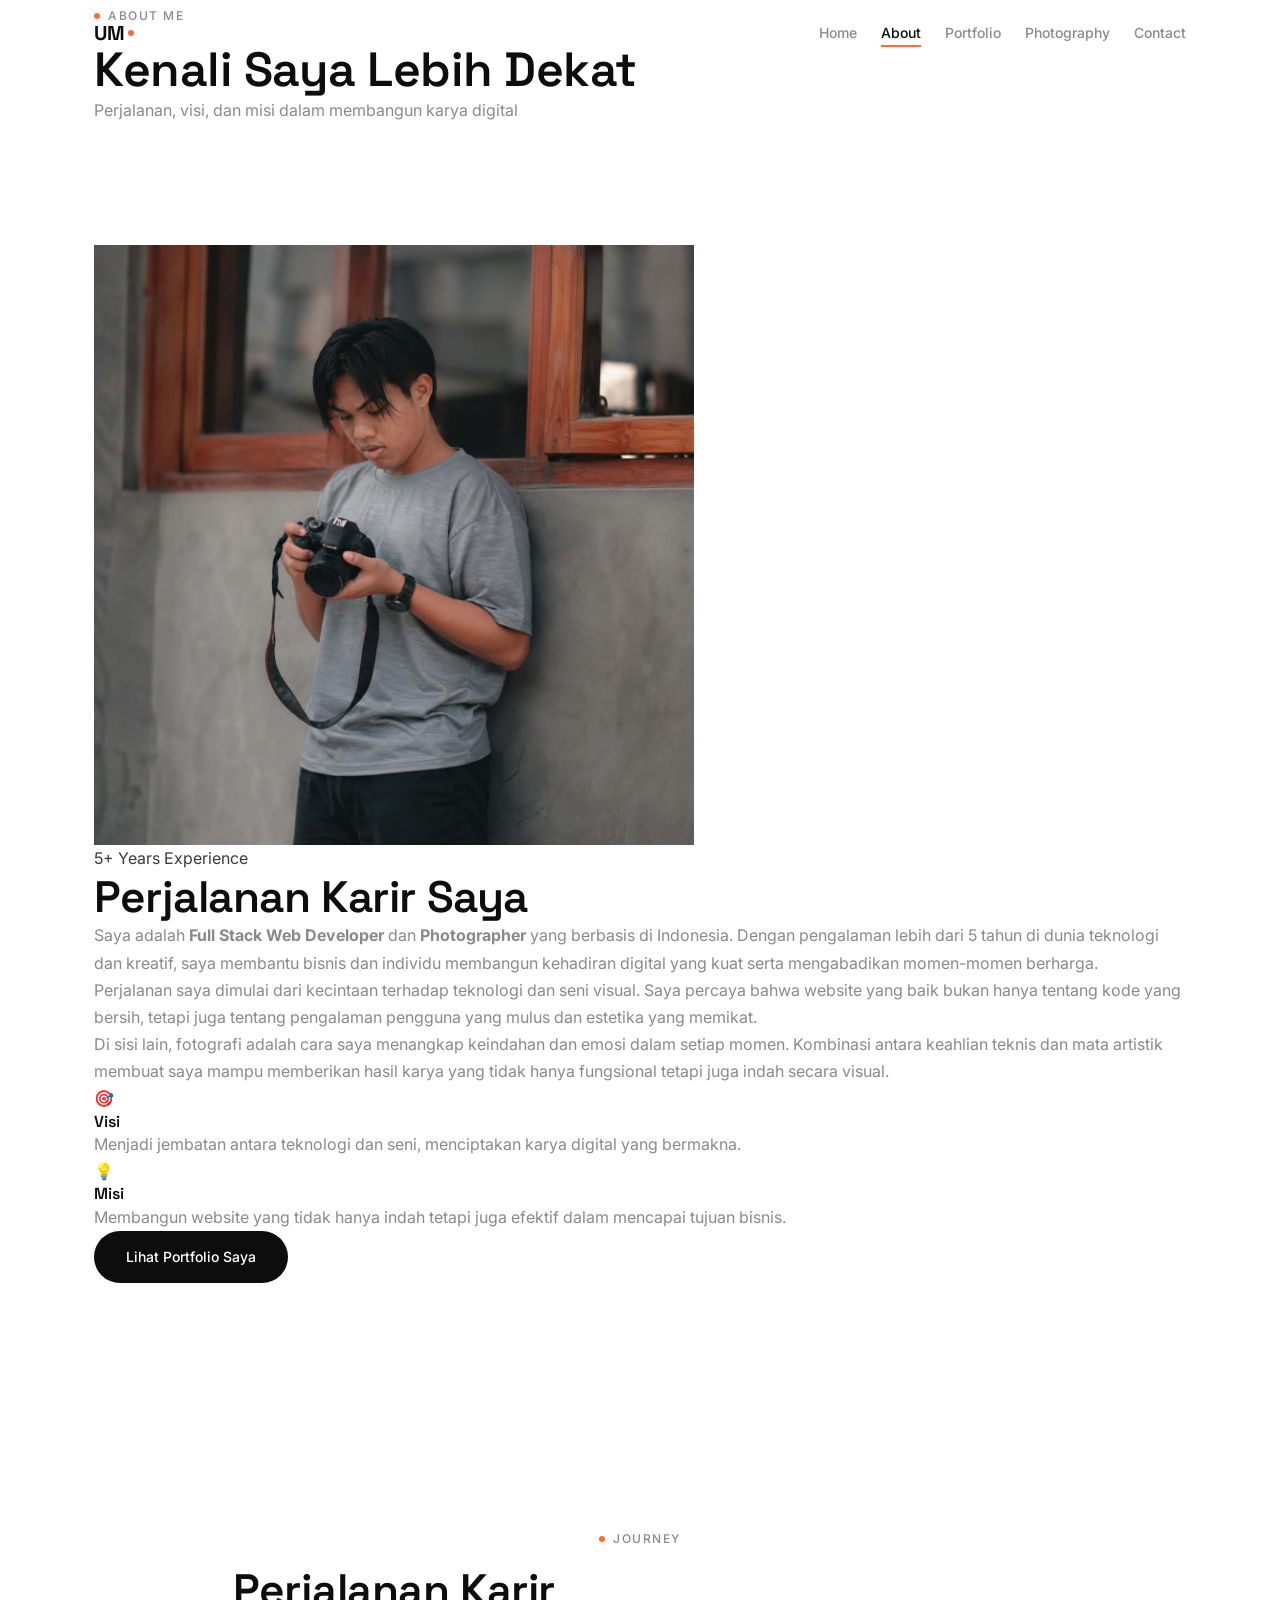
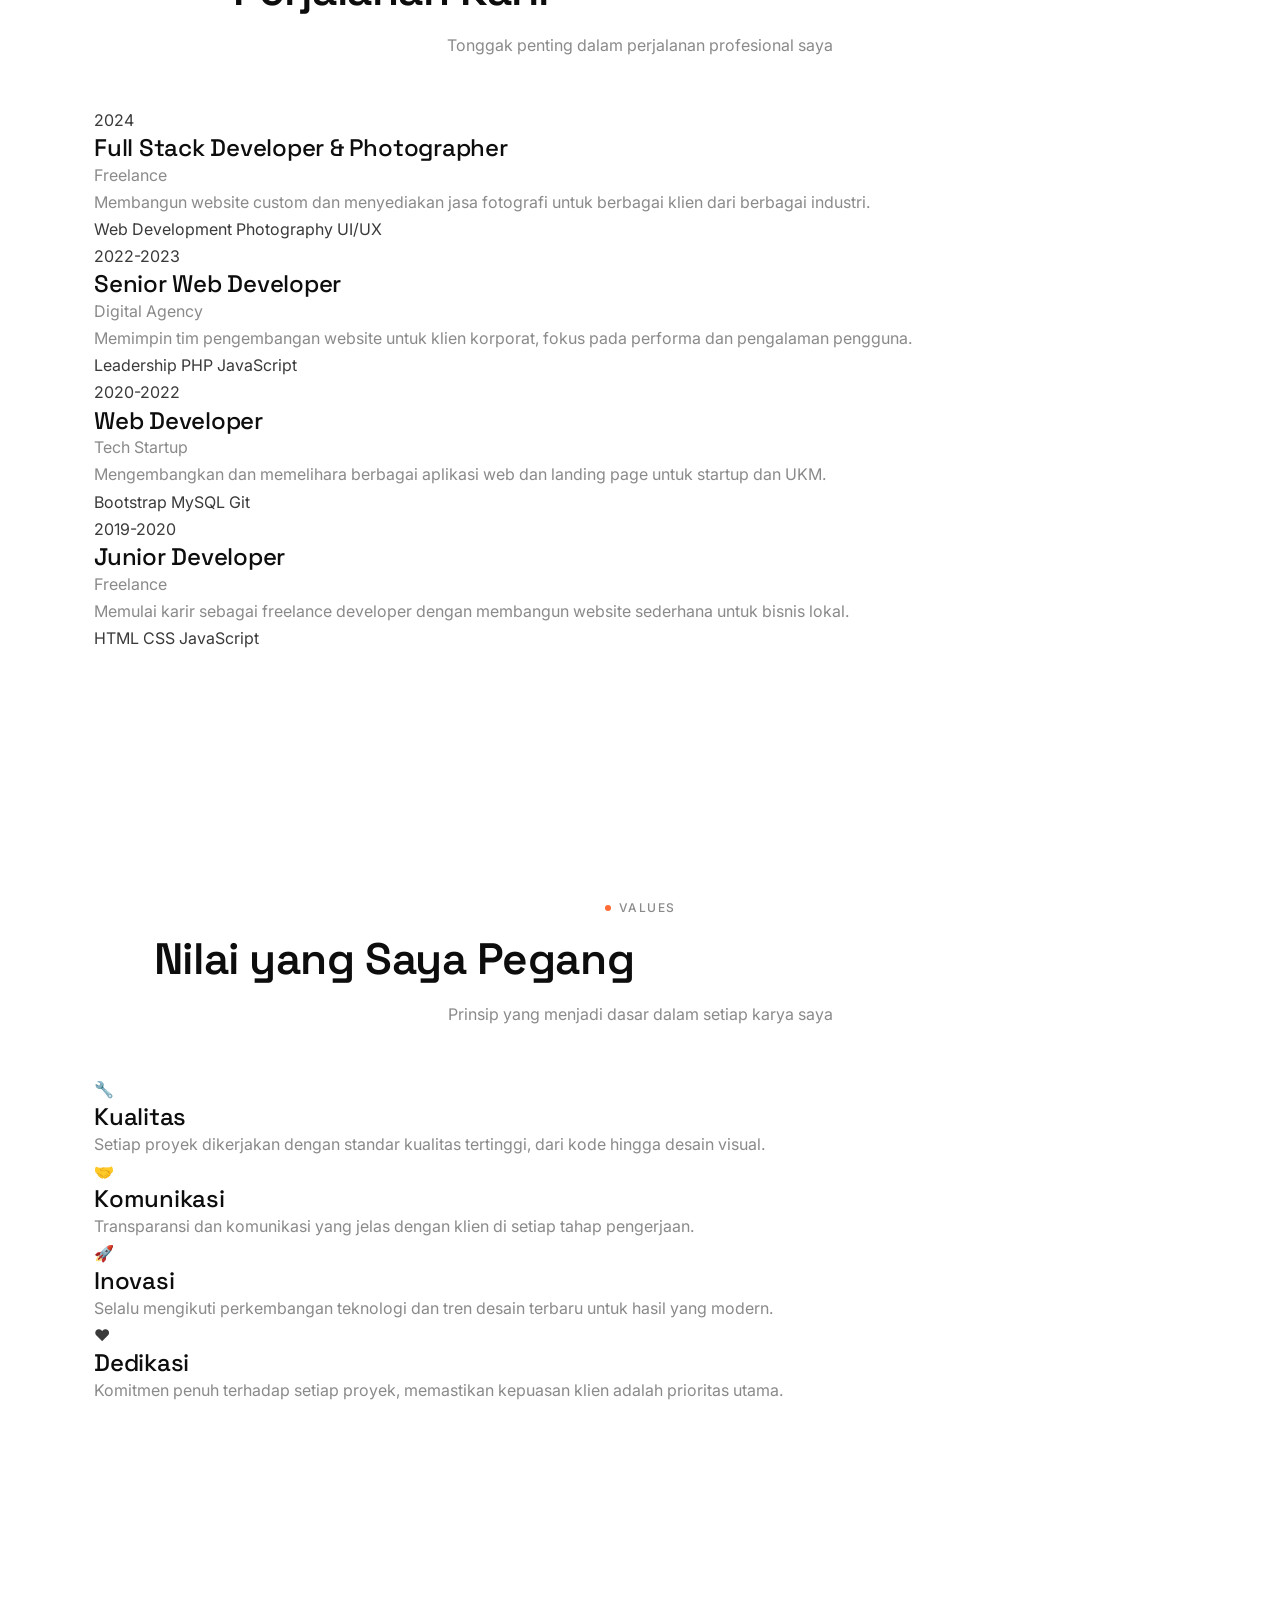
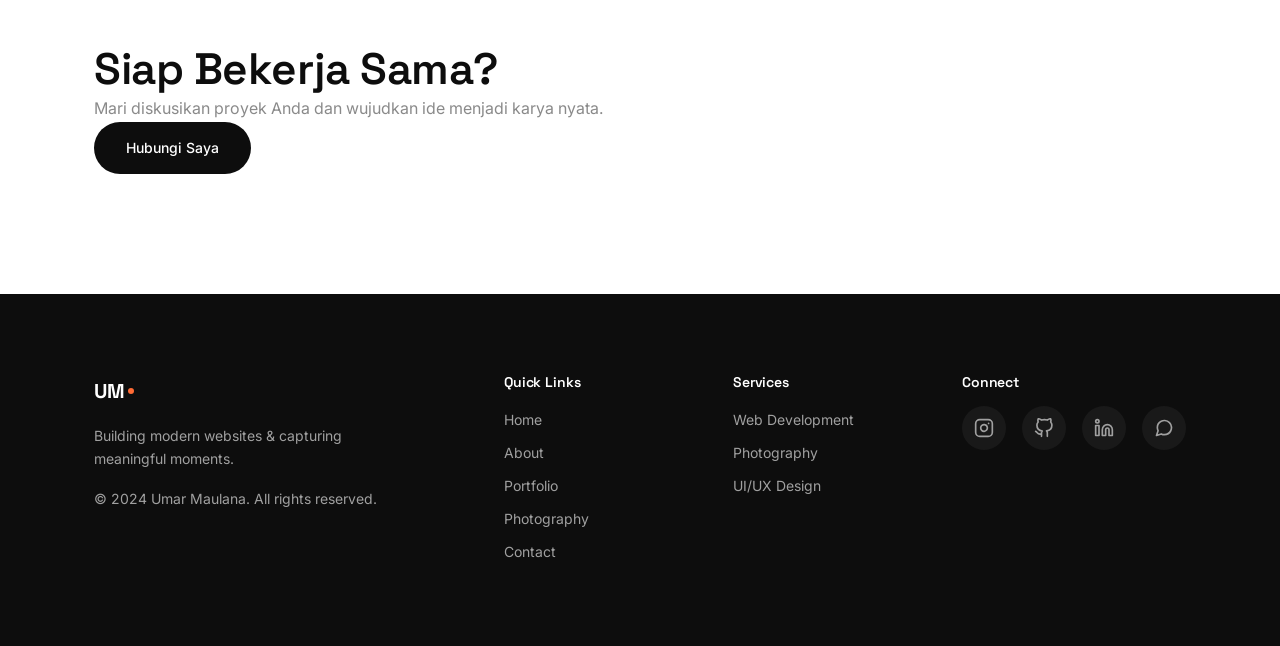
<file: about.html>
<!DOCTYPE html>
<html lang="id">
<head>
    <meta charset="UTF-8">
    <meta name="viewport" content="width=device-width, initial-scale=1.0">
    
    <!-- SEO Meta Tags -->
    <title>Tentang Umar Maulana - Full Stack Developer & Photographer</title>
    <meta name="description" content="Kenali Umar Maulana - Full Stack Web Developer & Photographer dengan pengalaman membangun website modern dan mengabadikan momen berharga.">
    <meta name="keywords" content="tentang umar maulana, web developer, photographer, portfolio, full stack">
    <meta name="author" content="Umar Maulana">
    <meta name="robots" content="index, follow">
    
    <!-- Open Graph -->
    <meta property="og:title" content="Tentang Umar Maulana - Full Stack Developer & Photographer">
    <meta property="og:description" content="Kenali perjalanan karir dan visi Umar Maulana dalam membangun website dan fotografi.">
    <meta property="og:type" content="website">
    <meta property="og:url" content="https://umarmaulana.com/about.html">
    
    <!-- Favicon -->
    <link rel="icon" type="image/svg+xml" href="assets/icons/favicon.svg">
    
    <!-- Google Fonts -->
    <link rel="preconnect" href="https://fonts.googleapis.com">
    <link rel="preconnect" href="https://fonts.gstatic.com" crossorigin>
    <link href="https://fonts.googleapis.com/css2?family=Space+Grotesk:wght@400;500;600;700&family=Inter:wght@300;400;500;600&display=swap" rel="stylesheet">
    
    <!-- Stylesheets -->
    <link rel="stylesheet" href="assets/css/style.css">
    <link rel="stylesheet" href="assets/css/animation.css">
    <link rel="stylesheet" href="assets/css/responsive.css">

    <!-- Native Cross-Document View Transitions (Chromium 126+) -->
    <meta name="view-transition" content="same-origin">
</head>
<body>
    <!-- Loading Screen -->
    <div id="loading-screen" role="status" aria-label="Loading">
        <div class="loader">
            <span></span>
            <span></span>
            <span></span>
        </div>
    </div>

    <!-- Navigation -->
    <header class="navbar" role="banner">
        <div class="container flex-between">
            <a href="index.html" class="logo" aria-label="Umar Maulana Home">
                <span class="logo-text">UM</span>
                <span class="logo-dot"></span>
            </a>
            <nav class="nav-menu" role="navigation" aria-label="Main Navigation">
                <ul class="nav-links">
                    <li><a href="index.html">Home</a></li>
                    <li><a href="about.html" class="active" aria-current="page">About</a></li>
                    <li><a href="portfolio.html">Portfolio</a></li>
                    <li><a href="photography.html">Photography</a></li>
                    <li><a href="contact.html">Contact</a></li>
                </ul>
            </nav>
            <button class="hamburger" aria-label="Toggle Menu" aria-expanded="false">
                <span></span>
                <span></span>
                <span></span>
            </button>
        </div>
    </header>

    <main id="page-content">

    <!-- Page Header -->
    <section class="page-header">
        <div class="container">
            <div class="page-header-content fade-in">
                <span class="section-label">About Me</span>
                <h1>Kenali Saya Lebih Dekat</h1>
                <p class="page-subtitle">Perjalanan, visi, dan misi dalam membangun karya digital</p>
            </div>
        </div>
    </section>

    <!-- About Story -->
    <section class="section about-story">
        <div class="container">
            <div class="about-story-grid">
                <div class="about-story-image fade-in">
                    <img 
                        src="assets/img/umar about.jpeg" 
                        alt="Umar Maulana - Full Stack Developer & Photographer"
                        loading="lazy"
                        width="600"
                        height="700"
                    >
                    <div class="about-experience-badge">
                        <span class="badge-number">5+</span>
                        <span class="badge-label">Years Experience</span>
                    </div>
                </div>
                <div class="about-story-content fade-in">
                    <h2>Perjalanan Karir Saya</h2>
                    <p class="lead-text">
                        Saya adalah <strong>Full Stack Web Developer</strong> dan <strong>Photographer</strong> 
                        yang berbasis di Indonesia. Dengan pengalaman lebih dari 5 tahun di dunia teknologi 
                        dan kreatif, saya membantu bisnis dan individu membangun kehadiran digital yang kuat 
                        serta mengabadikan momen-momen berharga.
                    </p>
                    <p>
                        Perjalanan saya dimulai dari kecintaan terhadap teknologi dan seni visual. 
                        Saya percaya bahwa website yang baik bukan hanya tentang kode yang bersih, 
                        tetapi juga tentang pengalaman pengguna yang mulus dan estetika yang memikat.
                    </p>
                    <p>
                        Di sisi lain, fotografi adalah cara saya menangkap keindahan dan emosi 
                        dalam setiap momen. Kombinasi antara keahlian teknis dan mata artistik 
                        membuat saya mampu memberikan hasil karya yang tidak hanya fungsional 
                        tetapi juga indah secara visual.
                    </p>
                    
                    <div class="about-mission">
                        <div class="mission-item">
                            <div class="mission-icon">🎯</div>
                            <div>
                                <h4>Visi</h4>
                                <p>Menjadi jembatan antara teknologi dan seni, menciptakan karya digital yang bermakna.</p>
                            </div>
                        </div>
                        <div class="mission-item">
                            <div class="mission-icon">💡</div>
                            <div>
                                <h4>Misi</h4>
                                <p>Membangun website yang tidak hanya indah tetapi juga efektif dalam mencapai tujuan bisnis.</p>
                            </div>
                        </div>
                    </div>

                    <a href="portfolio.html" class="btn-primary">Lihat Portfolio Saya</a>
                </div>
            </div>
        </div>
    </section>

    <!-- Journey Timeline -->
    <section class="section journey">
        <div class="container">
            <div class="section-header text-center fade-in">
                <span class="section-label">Journey</span>
                <h2>Perjalanan Karir</h2>
                <p class="section-subtitle">Tonggak penting dalam perjalanan profesional saya</p>
            </div>
            <div class="journey-timeline">
                <div class="journey-item fade-in">
                    <div class="journey-year">2024</div>
                    <div class="journey-content">
                        <h3>Full Stack Developer & Photographer</h3>
                        <p class="journey-company">Freelance</p>
                        <p>Membangun website custom dan menyediakan jasa fotografi untuk berbagai klien dari berbagai industri.</p>
                        <div class="journey-tags">
                            <span>Web Development</span>
                            <span>Photography</span>
                            <span>UI/UX</span>
                        </div>
                    </div>
                </div>

                <div class="journey-item fade-in">
                    <div class="journey-year">2022-2023</div>
                    <div class="journey-content">
                        <h3>Senior Web Developer</h3>
                        <p class="journey-company">Digital Agency</p>
                        <p>Memimpin tim pengembangan website untuk klien korporat, fokus pada performa dan pengalaman pengguna.</p>
                        <div class="journey-tags">
                            <span>Leadership</span>
                            <span>PHP</span>
                            <span>JavaScript</span>
                        </div>
                    </div>
                </div>

                <div class="journey-item fade-in">
                    <div class="journey-year">2020-2022</div>
                    <div class="journey-content">
                        <h3>Web Developer</h3>
                        <p class="journey-company">Tech Startup</p>
                        <p>Mengembangkan dan memelihara berbagai aplikasi web dan landing page untuk startup dan UKM.</p>
                        <div class="journey-tags">
                            <span>Bootstrap</span>
                            <span>MySQL</span>
                            <span>Git</span>
                        </div>
                    </div>
                </div>

                <div class="journey-item fade-in">
                    <div class="journey-year">2019-2020</div>
                    <div class="journey-content">
                        <h3>Junior Developer</h3>
                        <p class="journey-company">Freelance</p>
                        <p>Memulai karir sebagai freelance developer dengan membangun website sederhana untuk bisnis lokal.</p>
                        <div class="journey-tags">
                            <span>HTML</span>
                            <span>CSS</span>
                            <span>JavaScript</span>
                        </div>
                    </div>
                </div>
            </div>
        </div>
    </section>

    <!-- Values -->
    <section class="section values">
        <div class="container">
            <div class="section-header text-center fade-in">
                <span class="section-label">Values</span>
                <h2>Nilai yang Saya Pegang</h2>
                <p class="section-subtitle">Prinsip yang menjadi dasar dalam setiap karya saya</p>
            </div>
            <div class="values-grid">
                <div class="value-card fade-in">
                    <div class="value-icon">🔧</div>
                    <h3>Kualitas</h3>
                    <p>Setiap proyek dikerjakan dengan standar kualitas tertinggi, dari kode hingga desain visual.</p>
                </div>
                <div class="value-card fade-in">
                    <div class="value-icon">🤝</div>
                    <h3>Komunikasi</h3>
                    <p>Transparansi dan komunikasi yang jelas dengan klien di setiap tahap pengerjaan.</p>
                </div>
                <div class="value-card fade-in">
                    <div class="value-icon">🚀</div>
                    <h3>Inovasi</h3>
                    <p>Selalu mengikuti perkembangan teknologi dan tren desain terbaru untuk hasil yang modern.</p>
                </div>
                <div class="value-card fade-in">
                    <div class="value-icon">❤️</div>
                    <h3>Dedikasi</h3>
                    <p>Komitmen penuh terhadap setiap proyek, memastikan kepuasan klien adalah prioritas utama.</p>
                </div>
            </div>
        </div>
    </section>

    <!-- CTA Section -->
    <section class="section cta-section">
        <div class="container">
            <div class="cta-wrapper fade-in">
                <h2>Siap Bekerja Sama?</h2>
                <p>Mari diskusikan proyek Anda dan wujudkan ide menjadi karya nyata.</p>
                <a href="contact.html" class="btn-primary">Hubungi Saya</a>
            </div>
        </div>
    </section>

    </main>

    <!-- Footer -->
    <footer class="footer" role="contentinfo">
        <div class="container">
            <div class="footer-grid">
                <div class="footer-brand">
                    <a href="index.html" class="logo">
                        <span class="logo-text">UM</span>
                        <span class="logo-dot"></span>
                    </a>
                    <p>Building modern websites &amp; capturing meaningful moments.</p>
                    <p class="footer-copyright">&copy; 2024 Umar Maulana. All rights reserved.</p>
                </div>
                <div class="footer-links">
                    <h4>Quick Links</h4>
                    <ul>
                        <li><a href="index.html">Home</a></li>
                        <li><a href="about.html">About</a></li>
                        <li><a href="portfolio.html">Portfolio</a></li>
                        <li><a href="photography.html">Photography</a></li>
                        <li><a href="contact.html">Contact</a></li>
                    </ul>
                </div>
                <div class="footer-links">
                    <h4>Services</h4>
                    <ul>
                        <li><a href="portfolio.html">Web Development</a></li>
                        <li><a href="photography.html">Photography</a></li>
                        <li><a href="portfolio.html">UI/UX Design</a></li>
                    </ul>
                </div>
                <div class="footer-social">
                    <h4>Connect</h4>
                    <div class="social-links">
                        <a href="#" target="_blank" rel="noopener noreferrer" aria-label="Instagram">
                            <svg width="20" height="20" viewBox="0 0 24 24" fill="none" stroke="currentColor" stroke-width="2" stroke-linecap="round" stroke-linejoin="round">
                                <rect x="2" y="2" width="20" height="20" rx="5" ry="5"/>
                                <path d="M16 11.37A4 4 0 1 1 12.63 8 4 4 0 0 1 16 11.37z"/>
                                <line x1="17.5" y1="6.5" x2="17.51" y2="6.5"/>
                            </svg>
                        </a>
                        <a href="#" target="_blank" rel="noopener noreferrer" aria-label="GitHub">
                            <svg width="20" height="20" viewBox="0 0 24 24" fill="none" stroke="currentColor" stroke-width="2" stroke-linecap="round" stroke-linejoin="round">
                                <path d="M9 19c-5 1.5-5-2.5-7-3m14 6v-3.87a3.37 3.37 0 0 0-.94-2.61c3.14-.35 6.44-1.54 6.44-7A5.44 5.44 0 0 0 20 4.77 5.07 5.07 0 0 0 19.91 1S18.73.65 16 2.48a13.38 13.38 0 0 0-7 0C6.27.65 5.09 1 5.09 1A5.07 5.07 0 0 0 5 4.77a5.44 5.44 0 0 0-1.5 3.78c0 5.42 3.3 6.61 6.44 7A3.37 3.37 0 0 0 9 18.13V22"/>
                            </svg>
                        </a>
                        <a href="#" target="_blank" rel="noopener noreferrer" aria-label="LinkedIn">
                            <svg width="20" height="20" viewBox="0 0 24 24" fill="none" stroke="currentColor" stroke-width="2" stroke-linecap="round" stroke-linejoin="round">
                                <path d="M16 8a6 6 0 0 1 6 6v7h-4v-7a2 2 0 0 0-2-2 2 2 0 0 0-2 2v7h-4v-7a6 6 0 0 1 6-6z"/>
                                <rect x="2" y="9" width="4" height="12"/>
                                <circle cx="4" cy="4" r="2"/>
                            </svg>
                        </a>
                        <a href="#" target="_blank" rel="noopener noreferrer" aria-label="WhatsApp">
                            <svg width="20" height="20" viewBox="0 0 24 24" fill="none" stroke="currentColor" stroke-width="2" stroke-linecap="round" stroke-linejoin="round">
                                <path d="M21 11.5a8.38 8.38 0 0 1-.9 3.8 8.5 8.5 0 0 1-7.6 4.7 8.38 8.38 0 0 1-3.8-.9L3 21l1.9-5.7a8.38 8.38 0 0 1-.9-3.8 8.5 8.5 0 0 1 4.7-7.6 8.38 8.38 0 0 1 3.8-.9h.5a8.48 8.48 0 0 1 8 8v.5z"/>
                            </svg>
                        </a>
                    </div>
                </div>
            </div>
        </div>
    </footer>

    <!-- Back to Top -->
    <button id="backToTop" aria-label="Back to top">↑</button>

    <!-- JavaScript -->
    <script src="assets/js/main.js" defer></script>
    <script src="assets/js/animation.js" defer></script>
</body>
</html>
</file>
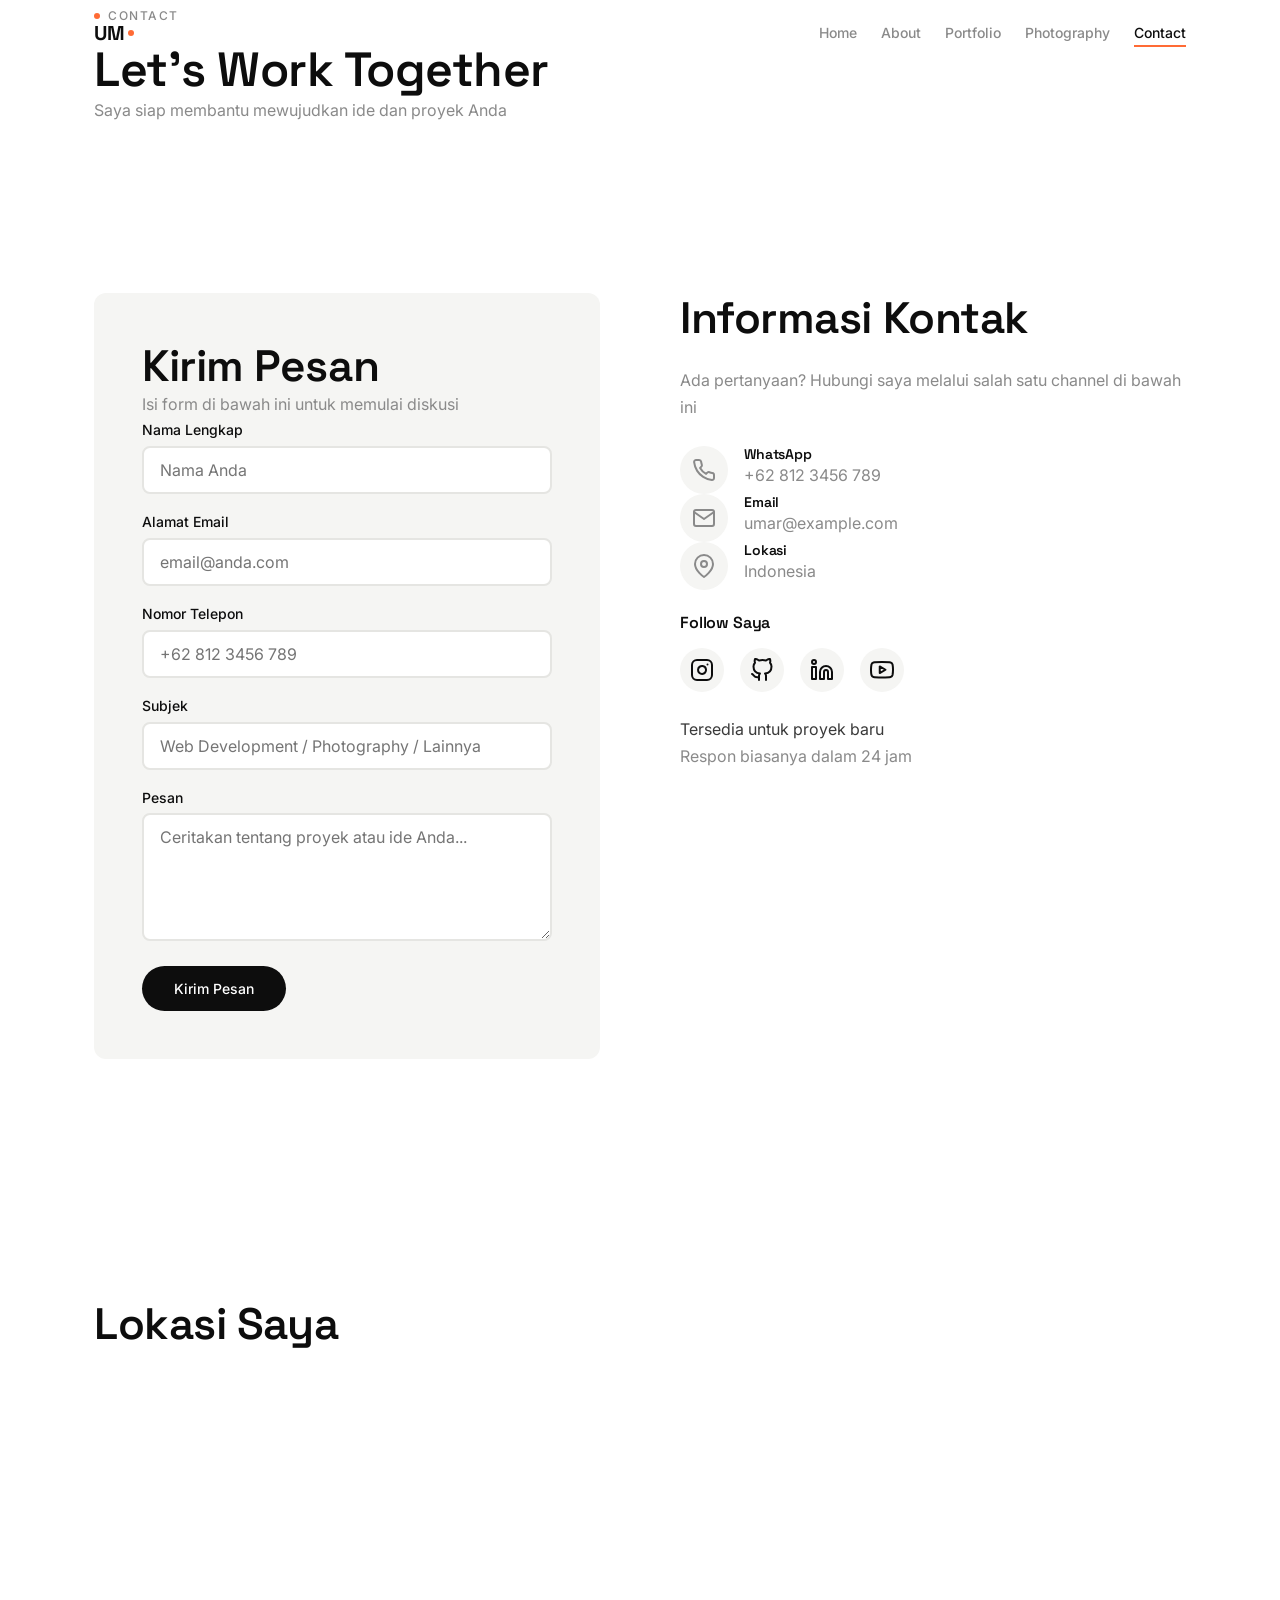
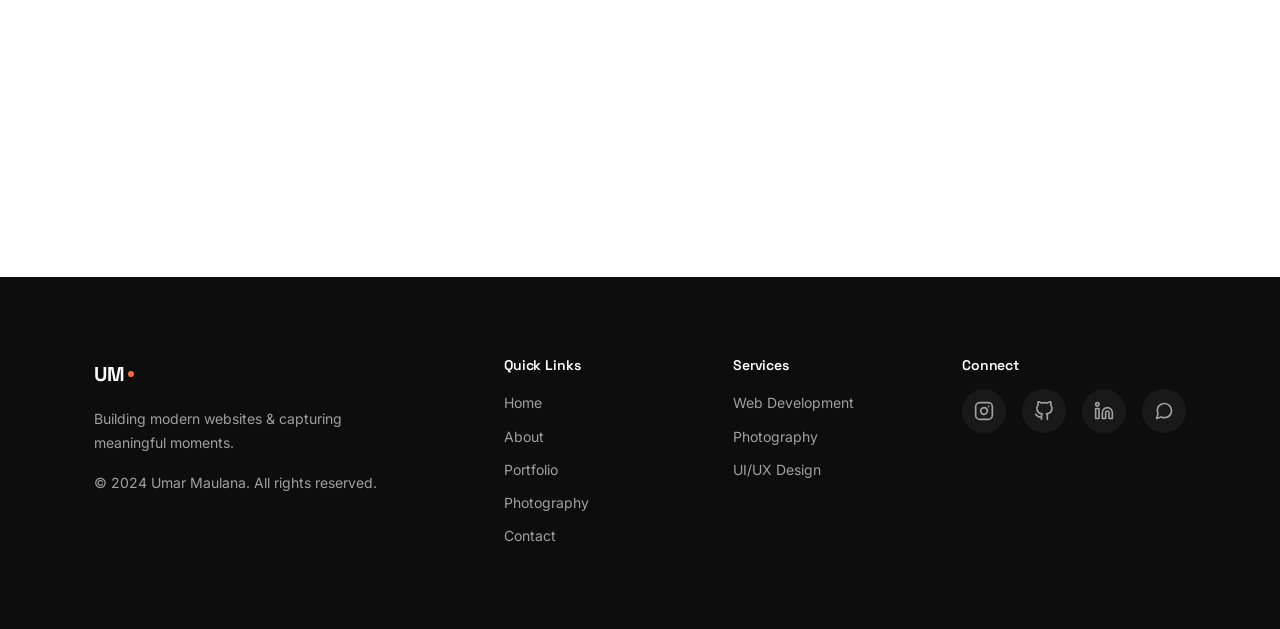
<file: contact.html>
<!DOCTYPE html>
<html lang="id">
<head>
    <meta charset="UTF-8">
    <meta name="viewport" content="width=device-width, initial-scale=1.0">
    
    <!-- SEO Meta Tags -->
    <title>Contact - Hubungi Umar Maulana</title>
    <meta name="description" content="Hubungi Umar Maulana untuk konsultasi web development, fotografi, atau kolaborasi proyek.">
    <meta name="keywords" content="contact umar maulana, hubungi, web development, fotografi, konsultasi">
    <meta name="author" content="Umar Maulana">
    <meta name="robots" content="index, follow">
    
    <!-- Open Graph -->
    <meta property="og:title" content="Contact - Hubungi Umar Maulana">
    <meta property="og:description" content="Hubungi saya untuk diskusi proyek web development, fotografi, atau kolaborasi kreatif.">
    <meta property="og:type" content="website">
    <meta property="og:url" content="https://umarmaulana.com/contact.html">
    
    <!-- Favicon -->
    <link rel="icon" type="image/svg+xml" href="assets/icons/favicon.svg">
    
    <!-- Google Fonts -->
    <link rel="preconnect" href="https://fonts.googleapis.com">
    <link rel="preconnect" href="https://fonts.gstatic.com" crossorigin>
    <link href="https://fonts.googleapis.com/css2?family=Space+Grotesk:wght@400;500;600;700&family=Inter:wght@300;400;500;600&display=swap" rel="stylesheet">
    
    <!-- Stylesheets -->
    <link rel="stylesheet" href="assets/css/style.css">
    <link rel="stylesheet" href="assets/css/animation.css">
    <link rel="stylesheet" href="assets/css/responsive.css">

    <!-- Native Cross-Document View Transitions (Chromium 126+) -->
    <meta name="view-transition" content="same-origin">
</head>
<body>
    <!-- Loading Screen -->
    <div id="loading-screen" role="status" aria-label="Loading">
        <div class="loader">
            <span></span>
            <span></span>
            <span></span>
        </div>
    </div>

    <!-- Navigation -->
    <header class="navbar" role="banner">
        <div class="container flex-between">
            <a href="index.html" class="logo" aria-label="Umar Maulana Home">
                <span class="logo-text">UM</span>
                <span class="logo-dot"></span>
            </a>
            <nav class="nav-menu" role="navigation" aria-label="Main Navigation">
                <ul class="nav-links">
                    <li><a href="index.html">Home</a></li>
                    <li><a href="about.html">About</a></li>
                    <li><a href="portfolio.html">Portfolio</a></li>
                    <li><a href="photography.html">Photography</a></li>
                    <li><a href="contact.html" class="active" aria-current="page">Contact</a></li>
                </ul>
            </nav>
            <button class="hamburger" aria-label="Toggle Menu" aria-expanded="false">
                <span></span>
                <span></span>
                <span></span>
            </button>
        </div>
    </header>

    <main id="page-content">

    <!-- Page Header -->
    <section class="page-header contact-header">
        <div class="container">
            <div class="page-header-content fade-in">
                <span class="section-label">Contact</span>
                <h1>Let's Work Together</h1>
                <p class="page-subtitle">Saya siap membantu mewujudkan ide dan proyek Anda</p>
            </div>
        </div>
    </section>

    <!-- Contact Section -->
    <section class="section contact-page">
        <div class="container">
            <div class="contact-wrapper">
                <div class="contact-form fade-in">
                    <h2>Kirim Pesan</h2>
                    <p class="form-subtitle">Isi form di bawah ini untuk memulai diskusi</p>
                    <form id="contactForm" novalidate>
                        <div class="form-group">
                            <label for="name">Nama Lengkap</label>
                            <input type="text" id="name" name="name" placeholder="Nama Anda" required>
                            <span class="form-error">Mohon masukkan nama Anda</span>
                        </div>
                        <div class="form-group">
                            <label for="email">Alamat Email</label>
                            <input type="email" id="email" name="email" placeholder="email@anda.com" required>
                            <span class="form-error">Mohon masukkan email yang valid</span>
                        </div>
                        <div class="form-group">
                            <label for="phone">Nomor Telepon</label>
                            <input type="tel" id="phone" name="phone" placeholder="+62 812 3456 789">
                        </div>
                        <div class="form-group">
                            <label for="subject">Subjek</label>
                            <input type="text" id="subject" name="subject" placeholder="Web Development / Photography / Lainnya">
                        </div>
                        <div class="form-group">
                            <label for="message">Pesan</label>
                            <textarea id="message" name="message" rows="5" placeholder="Ceritakan tentang proyek atau ide Anda..." required></textarea>
                            <span class="form-error">Mohon masukkan pesan Anda</span>
                        </div>
                        <button type="submit" class="btn-primary">Kirim Pesan</button>
                    </form>
                </div>
                <div class="contact-info fade-in">
                    <h2>Informasi Kontak</h2>
                    <p class="contact-subtitle">Ada pertanyaan? Hubungi saya melalui salah satu channel di bawah ini</p>
                    
                    <div class="contact-info-items">
                        <div class="contact-info-item">
                            <span class="contact-icon">
                                <svg width="24" height="24" viewBox="0 0 24 24" fill="none" stroke="currentColor" stroke-width="2" stroke-linecap="round" stroke-linejoin="round">
                                    <path d="M22 16.92v3a2 2 0 0 1-2.18 2 19.79 19.79 0 0 1-8.63-3.07 19.5 19.5 0 0 1-6-6 19.79 19.79 0 0 1-3.07-8.67A2 2 0 0 1 4.11 2h3a2 2 0 0 1 2 1.72c.127.96.362 1.903.7 2.81a2 2 0 0 1-.45 2.11L8.09 9.91a16 16 0 0 0 6 6l1.27-1.27a2 2 0 0 1 2.11-.45c.907.339 1.85.574 2.81.7A2 2 0 0 1 22 16.92z"/>
                                </svg>
                            </span>
                            <div>
                                <h4>WhatsApp</h4>
                                <a href="https://wa.me/628123456789" target="_blank">+62 812 3456 789</a>
                            </div>
                        </div>
                        <div class="contact-info-item">
                            <span class="contact-icon">
                                <svg width="24" height="24" viewBox="0 0 24 24" fill="none" stroke="currentColor" stroke-width="2" stroke-linecap="round" stroke-linejoin="round">
                                    <path d="M4 4h16c1.1 0 2 .9 2 2v12c0 1.1-.9 2-2 2H4c-1.1 0-2-.9-2-2V6c0-1.1.9-2 2-2z"/>
                                    <polyline points="22,6 12,13 2,6"/>
                                </svg>
                            </span>
                            <div>
                                <h4>Email</h4>
                                <a href="mailto:umar@example.com">umar@example.com</a>
                            </div>
                        </div>
                        <div class="contact-info-item">
                            <span class="contact-icon">
                                <svg width="24" height="24" viewBox="0 0 24 24" fill="none" stroke="currentColor" stroke-width="2" stroke-linecap="round" stroke-linejoin="round">
                                    <path d="M21 10c0 7-9 13-9 13s-9-6-9-13a9 9 0 0 1 18 0z"/>
                                    <circle cx="12" cy="10" r="3"/>
                                </svg>
                            </span>
                            <div>
                                <h4>Lokasi</h4>
                                <span>Indonesia</span>
                            </div>
                        </div>
                    </div>

                    <div class="contact-social">
                        <h4>Follow Saya</h4>
                        <div class="social-links">
                            <a href="#" target="_blank" rel="noopener noreferrer" aria-label="Instagram">
                                <svg width="24" height="24" viewBox="0 0 24 24" fill="none" stroke="currentColor" stroke-width="2" stroke-linecap="round" stroke-linejoin="round">
                                    <rect x="2" y="2" width="20" height="20" rx="5" ry="5"/>
                                    <path d="M16 11.37A4 4 0 1 1 12.63 8 4 4 0 0 1 16 11.37z"/>
                                    <line x1="17.5" y1="6.5" x2="17.51" y2="6.5"/>
                                </svg>
                            </a>
                            <a href="#" target="_blank" rel="noopener noreferrer" aria-label="GitHub">
                                <svg width="24" height="24" viewBox="0 0 24 24" fill="none" stroke="currentColor" stroke-width="2" stroke-linecap="round" stroke-linejoin="round">
                                    <path d="M9 19c-5 1.5-5-2.5-7-3m14 6v-3.87a3.37 3.37 0 0 0-.94-2.61c3.14-.35 6.44-1.54 6.44-7A5.44 5.44 0 0 0 20 4.77 5.07 5.07 0 0 0 19.91 1S18.73.65 16 2.48a13.38 13.38 0 0 0-7 0C6.27.65 5.09 1 5.09 1A5.07 5.07 0 0 0 5 4.77a5.44 5.44 0 0 0-1.5 3.78c0 5.42 3.3 6.61 6.44 7A3.37 3.37 0 0 0 9 18.13V22"/>
                                </svg>
                            </a>
                            <a href="#" target="_blank" rel="noopener noreferrer" aria-label="LinkedIn">
                                <svg width="24" height="24" viewBox="0 0 24 24" fill="none" stroke="currentColor" stroke-width="2" stroke-linecap="round" stroke-linejoin="round">
                                    <path d="M16 8a6 6 0 0 1 6 6v7h-4v-7a2 2 0 0 0-2-2 2 2 0 0 0-2 2v7h-4v-7a6 6 0 0 1 6-6z"/>
                                    <rect x="2" y="9" width="4" height="12"/>
                                    <circle cx="4" cy="4" r="2"/>
                                </svg>
                            </a>
                            <a href="#" target="_blank" rel="noopener noreferrer" aria-label="YouTube">
                                <svg width="24" height="24" viewBox="0 0 24 24" fill="none" stroke="currentColor" stroke-width="2" stroke-linecap="round" stroke-linejoin="round">
                                    <path d="M22.54 6.42a2.78 2.78 0 0 0-1.94-2C18.88 4 12 4 12 4s-6.88 0-8.6.46a2.78 2.78 0 0 0-1.94 2A29 29 0 0 0 1 11.75a29 29 0 0 0 .46 5.33A2.78 2.78 0 0 0 3.4 19c1.72.46 8.6.46 8.6.46s6.88 0 8.6-.46a2.78 2.78 0 0 0 1.94-2 29 29 0 0 0 .46-5.25 29 29 0 0 0-.46-5.33z"/>
                                    <polygon points="9.75 15.02 15.5 11.75 9.75 8.48 9.75 15.02"/>
                                </svg>
                            </a>
                        </div>
                    </div>

                    <div class="contact-availability">
                        <div class="availability-badge">
                            <span class="badge-dot"></span>
                            <span>Tersedia untuk proyek baru</span>
                        </div>
                        <p>Respon biasanya dalam 24 jam</p>
                    </div>
                </div>
            </div>
        </div>
    </section>

    <!-- Map / Location -->
    <section class="section location">
        <div class="container">
            <div class="location-wrapper fade-in">
                <h2>Lokasi Saya</h2>
                <div class="location-map">
                    <iframe 
                        src="https://www.google.com/maps/embed?pb=!1m18!1m12!1m3!1d126748.56210841032!2d106.822789!3d-6.21462!2m3!1f0!2f0!3f0!3m2!1i1024!2i768!4f13.1!3m3!1m2!1s0x2e69f3e945e34b9d%3A0x5371bf0fdad786a2!2sJakarta%2C%20Indonesia!5e0!3m2!1sen!2sus!4v1640000000000" 
                        width="100%" 
                        height="400" 
                        style="border:0; border-radius: 12px;" 
                        allowfullscreen="" 
                        loading="lazy"
                        title="Lokasi Umar Maulana"
                        referrerpolicy="no-referrer-when-downgrade">
                    </iframe>
                </div>
            </div>
        </div>
    </section>

    </main>

    <!-- Footer -->
    <footer class="footer" role="contentinfo">
        <div class="container">
            <div class="footer-grid">
                <div class="footer-brand">
                    <a href="index.html" class="logo">
                        <span class="logo-text">UM</span>
                        <span class="logo-dot"></span>
                    </a>
                    <p>Building modern websites &amp; capturing meaningful moments.</p>
                    <p class="footer-copyright">&copy; 2024 Umar Maulana. All rights reserved.</p>
                </div>
                <div class="footer-links">
                    <h4>Quick Links</h4>
                    <ul>
                        <li><a href="index.html">Home</a></li>
                        <li><a href="about.html">About</a></li>
                        <li><a href="portfolio.html">Portfolio</a></li>
                        <li><a href="photography.html">Photography</a></li>
                        <li><a href="contact.html">Contact</a></li>
                    </ul>
                </div>
                <div class="footer-links">
                    <h4>Services</h4>
                    <ul>
                        <li><a href="portfolio.html">Web Development</a></li>
                        <li><a href="photography.html">Photography</a></li>
                        <li><a href="portfolio.html">UI/UX Design</a></li>
                    </ul>
                </div>
                <div class="footer-social">
                    <h4>Connect</h4>
                    <div class="social-links">
                        <a href="#" target="_blank" rel="noopener noreferrer" aria-label="Instagram">
                            <svg width="20" height="20" viewBox="0 0 24 24" fill="none" stroke="currentColor" stroke-width="2" stroke-linecap="round" stroke-linejoin="round">
                                <rect x="2" y="2" width="20" height="20" rx="5" ry="5"/>
                                <path d="M16 11.37A4 4 0 1 1 12.63 8 4 4 0 0 1 16 11.37z"/>
                                <line x1="17.5" y1="6.5" x2="17.51" y2="6.5"/>
                            </svg>
                        </a>
                        <a href="#" target="_blank" rel="noopener noreferrer" aria-label="GitHub">
                            <svg width="20" height="20" viewBox="0 0 24 24" fill="none" stroke="currentColor" stroke-width="2" stroke-linecap="round" stroke-linejoin="round">
                                <path d="M9 19c-5 1.5-5-2.5-7-3m14 6v-3.87a3.37 3.37 0 0 0-.94-2.61c3.14-.35 6.44-1.54 6.44-7A5.44 5.44 0 0 0 20 4.77 5.07 5.07 0 0 0 19.91 1S18.73.65 16 2.48a13.38 13.38 0 0 0-7 0C6.27.65 5.09 1 5.09 1A5.07 5.07 0 0 0 5 4.77a5.44 5.44 0 0 0-1.5 3.78c0 5.42 3.3 6.61 6.44 7A3.37 3.37 0 0 0 9 18.13V22"/>
                            </svg>
                        </a>
                        <a href="#" target="_blank" rel="noopener noreferrer" aria-label="LinkedIn">
                            <svg width="20" height="20" viewBox="0 0 24 24" fill="none" stroke="currentColor" stroke-width="2" stroke-linecap="round" stroke-linejoin="round">
                                <path d="M16 8a6 6 0 0 1 6 6v7h-4v-7a2 2 0 0 0-2-2 2 2 0 0 0-2 2v7h-4v-7a6 6 0 0 1 6-6z"/>
                                <rect x="2" y="9" width="4" height="12"/>
                                <circle cx="4" cy="4" r="2"/>
                            </svg>
                        </a>
                        <a href="#" target="_blank" rel="noopener noreferrer" aria-label="WhatsApp">
                            <svg width="20" height="20" viewBox="0 0 24 24" fill="none" stroke="currentColor" stroke-width="2" stroke-linecap="round" stroke-linejoin="round">
                                <path d="M21 11.5a8.38 8.38 0 0 1-.9 3.8 8.5 8.5 0 0 1-7.6 4.7 8.38 8.38 0 0 1-3.8-.9L3 21l1.9-5.7a8.38 8.38 0 0 1-.9-3.8 8.5 8.5 0 0 1 4.7-7.6 8.38 8.38 0 0 1 3.8-.9h.5a8.48 8.48 0 0 1 8 8v.5z"/>
                            </svg>
                        </a>
                    </div>
                </div>
            </div>
        </div>
    </footer>

    <!-- Back to Top -->
    <button id="backToTop" aria-label="Back to top">↑</button>

    <!-- JavaScript -->
    <script src="assets/js/main.js" defer></script>
    <script src="assets/js/animation.js" defer></script>
    
    <!-- Contact Form Handler -->
    <script>
        document.addEventListener('DOMContentLoaded', function() {
            const form = document.getElementById('contactForm');
            
            if (form) {
                form.addEventListener('submit', function(e) {
                    e.preventDefault();
                    
                    // Get form data
                    const name = document.getElementById('name').value.trim();
                    const email = document.getElementById('email').value.trim();
                    const subject = document.getElementById('subject').value.trim();
                    const message = document.getElementById('message').value.trim();
                    
                    // Simple validation
                    let isValid = true;
                    
                    if (!name) {
                        document.getElementById('name').closest('.form-group').classList.add('error');
                        isValid = false;
                    } else {
                        document.getElementById('name').closest('.form-group').classList.remove('error');
                    }
                    
                    if (!email || !email.includes('@')) {
                        document.getElementById('email').closest('.form-group').classList.add('error');
                        isValid = false;
                    } else {
                        document.getElementById('email').closest('.form-group').classList.remove('error');
                    }
                    
                    if (!message) {
                        document.getElementById('message').closest('.form-group').classList.add('error');
                        isValid = false;
                    } else {
                        document.getElementById('message').closest('.form-group').classList.remove('error');
                    }
                    
                    if (isValid) {
                        // Show success message
                        const submitBtn = form.querySelector('button[type="submit"]');
                        const originalText = submitBtn.textContent;
                        submitBtn.textContent = 'Mengirim...';
                        submitBtn.disabled = true;
                        
                        // Simulate sending
                        setTimeout(function() {
                            alert('Terima kasih! Pesan Anda telah terkirim. Saya akan menghubungi Anda segera.');
                            form.reset();
                            submitBtn.textContent = originalText;
                            submitBtn.disabled = false;
                        }, 1500);
                    }
                });
            }
        });
    </script>
</body>
</html>
</file>
<file: assets/css/style.css>
/* ==========================================================================
   PORTFOLIO UMAR MAULANA - MAIN STYLESHEET
   Struktur: Variables -> Reset -> Typography -> Layout -> Components -> Sections
   ========================================================================== */

/* --------------------------------------------------------------------------
   1. CSS VARIABLES (DESIGN TOKENS)
   -------------------------------------------------------------------------- */
:root {
  /* Warna dasar */
  --color-black: #0D0D0D;
  --color-white: #FFFFFF;
  --color-gray-light: #F5F5F3;
  --color-gray: #8A8A8A;
  --color-gray-dark: #3A3A3A;
  --color-border: #E5E5E2;

  /* Warna aksen */
  --color-accent: #FF6B35;
  --color-accent-hover: #E85A28;

  /* Warna khusus dark section (hero, services) */
  --color-dark-bg: #0D0D0D;
  --color-dark-text: #FFFFFF;
  --color-dark-text-secondary: #A0A0A0;
  --color-dark-border: #2A2A2A;

  /* Tipografi */
  --font-heading: 'Space Grotesk', sans-serif;
  --font-body: 'Inter', sans-serif;

  --fs-hero: clamp(2.5rem, 5vw + 1rem, 4.5rem);
  --fs-h1: clamp(2rem, 4vw + 1rem, 3rem);
  --fs-h2: clamp(1.75rem, 3vw + 1rem, 2.75rem);
  --fs-h3: clamp(1.25rem, 2vw + 0.5rem, 1.5rem);
  --fs-body: 1rem;
  --fs-small: 0.875rem;
  --fs-label: 0.75rem;

  /* Spacing scale */
  --space-xs: 8px;
  --space-sm: 16px;
  --space-md: 24px;
  --space-lg: 48px;
  --space-xl: 80px;
  --space-2xl: 120px;

  /* Border radius */
  --radius-sm: 4px;
  --radius-md: 8px;
  --radius-lg: 12px;
  --radius-full: 999px;

  /* Transisi */
  --transition-fast: 0.2s ease;
  --transition-base: 0.35s ease;
  --transition-slow: 0.6s cubic-bezier(0.4, 0, 0.2, 1);

  /* Container */
  --container-max: 1320px;
  --container-padding: 24px;

  /* Shadow (dipakai sangat minim, sesuai konsep minimalis) */
  --shadow-sm: 0 2px 8px rgba(13, 13, 13, 0.04);
  --shadow-md: 0 8px 24px rgba(13, 13, 13, 0.08);
}

/* --------------------------------------------------------------------------
   2. RESET & BASE
   -------------------------------------------------------------------------- */
*,
*::before,
*::after {
  margin: 0;
  padding: 0;
  box-sizing: border-box;
}

html {
  scroll-behavior: smooth;
  font-size: 16px;
}

body {
  font-family: var(--font-body);
  font-size: var(--fs-body);
  line-height: 1.7;
  color: var(--color-gray-dark);
  background-color: var(--color-white);
  overflow-x: hidden;
  -webkit-font-smoothing: antialiased;
}

img {
  max-width: 100%;
  height: auto;
  display: block;
}

a {
  text-decoration: none;
  color: inherit;
}

ul,
ol {
  list-style: none;
}

button {
  font-family: inherit;
  cursor: pointer;
  border: none;
  background: none;
}

input,
textarea,
select {
  font-family: inherit;
  font-size: inherit;
}

/* --------------------------------------------------------------------------
   3. TYPOGRAPHY
   -------------------------------------------------------------------------- */
h1, h2, h3, h4, h5, h6 {
  font-family: var(--font-heading);
  font-weight: 600;
  line-height: 1.15;
  color: var(--color-black);
  letter-spacing: -0.01em;
}

h1 { font-size: var(--fs-h1); }
h2 { font-size: var(--fs-h2); }
h3 { font-size: var(--fs-h3); font-weight: 500; }

p {
  color: var(--color-gray);
}

.text-hero {
  font-size: var(--fs-hero);
  font-family: var(--font-heading);
  font-weight: 600;
  line-height: 1.05;
  letter-spacing: -0.02em;
  color: var(--color-black);
}

.section-label {
  display: inline-flex;
  align-items: center;
  gap: 8px;
  font-family: var(--font-body);
  font-size: var(--fs-label);
  font-weight: 500;
  letter-spacing: 1.5px;
  text-transform: uppercase;
  color: var(--color-gray);
  margin-bottom: var(--space-sm);
}

.section-label::before {
  content: '';
  width: 6px;
  height: 6px;
  border-radius: 50%;
  background-color: var(--color-accent);
  display: inline-block;
}

.text-secondary {
  color: var(--color-gray);
}

.text-accent {
  color: var(--color-accent);
}

.text-white {
  color: var(--color-white);
}

.text-center {
  text-align: center;
}

.section-subtitle {
  color: var(--color-gray);
  font-size: var(--fs-body);
  max-width: 600px;
  margin-top: var(--space-sm);
}

.text-center .section-subtitle {
  margin-left: auto;
  margin-right: auto;
}

/* --------------------------------------------------------------------------
   4. LAYOUT / CONTAINER / GRID
   -------------------------------------------------------------------------- */
.container {
  width: 100%;
  max-width: var(--container-max);
  margin-inline: auto;
  padding-inline: var(--container-padding);
}

.section {
  padding-block: var(--space-2xl);
}

.section-dark {
  background-color: var(--color-dark-bg);
  color: var(--color-dark-text);
}

.section-dark h1,
.section-dark h2,
.section-dark h3 {
  color: var(--color-dark-text);
}

.section-dark p {
  color: var(--color-dark-text-secondary);
}

.grid {
  display: grid;
  gap: var(--space-md);
}

.grid-2 { grid-template-columns: repeat(2, 1fr); }
.grid-3 { grid-template-columns: repeat(3, 1fr); }
.grid-4 { grid-template-columns: repeat(4, 1fr); }

.flex {
  display: flex;
}

.flex-center {
  display: flex;
  align-items: center;
  justify-content: center;
}

.flex-between {
  display: flex;
  align-items: center;
  justify-content: space-between;
}

/* --------------------------------------------------------------------------
   5. UTILITIES
   -------------------------------------------------------------------------- */
.mt-sm { margin-top: var(--space-sm); }
.mt-md { margin-top: var(--space-md); }
.mt-lg { margin-top: var(--space-lg); }
.mt-xl { margin-top: var(--space-xl); }

.mb-sm { margin-bottom: var(--space-sm); }
.mb-md { margin-bottom: var(--space-md); }
.mb-lg { margin-bottom: var(--space-lg); }
.mb-xl { margin-bottom: var(--space-xl); }

.visually-hidden {
  position: absolute;
  width: 1px;
  height: 1px;
  padding: 0;
  margin: -1px;
  overflow: hidden;
  clip: rect(0, 0, 0, 0);
  white-space: nowrap;
  border: 0;
}

/* Fade in animation dasar, dipicu via JS (tambah class .is-visible) */
.fade-in {
  opacity: 0;
  transform: translateY(24px);
  transition: opacity var(--transition-slow), transform var(--transition-slow);
}

.fade-in.is-visible {
  opacity: 1;
  transform: translateY(0);
}

/* Lazy load placeholder */
img[loading="lazy"] {
  background-color: var(--color-gray-light);
}

/* ==========================================================================
   COMPONENTS
   ========================================================================== */

/* --------------------------------------------------------------------------
   6. BUTTONS
   -------------------------------------------------------------------------- */
.btn-primary {
  display: inline-flex;
  align-items: center;
  justify-content: center;
  padding: 14px 32px;
  background-color: var(--color-black);
  color: var(--color-white);
  font-family: var(--font-body);
  font-size: var(--fs-small);
  font-weight: 500;
  border-radius: var(--radius-full);
  transition: var(--transition-base);
  cursor: pointer;
  border: none;
  text-align: center;
}

.btn-primary:hover {
  background-color: var(--color-accent);
  transform: translateY(-2px);
  box-shadow: 0 8px 24px rgba(255, 107, 53, 0.25);
}

.btn-primary:active {
  transform: translateY(0);
}

.btn-outline {
  display: inline-flex;
  align-items: center;
  justify-content: center;
  padding: 12px 30px;
  background-color: transparent;
  color: var(--color-black);
  font-family: var(--font-body);
  font-size: var(--fs-small);
  font-weight: 500;
  border: 2px solid var(--color-black);
  border-radius: var(--radius-full);
  transition: var(--transition-base);
  cursor: pointer;
  text-align: center;
}

.btn-outline:hover {
  background-color: var(--color-black);
  color: var(--color-white);
  transform: translateY(-2px);
}

.btn-outline:active {
  transform: translateY(0);
}

/* --------------------------------------------------------------------------
   7. NAVBAR
   -------------------------------------------------------------------------- */
.navbar {
  position: fixed;
  top: 0;
  left: 0;
  right: 0;
  z-index: 1000;
  padding-block: var(--space-sm);
  background-color: transparent;
  transition: var(--transition-base);
}

.navbar.scrolled {
  background-color: rgba(255, 255, 255, 0.95);
  backdrop-filter: blur(12px);
  box-shadow: 0 1px 0 rgba(13, 13, 13, 0.04);
  padding-block: 12px;
}

.navbar .container {
  display: flex;
  align-items: center;
  justify-content: space-between;
}

/* Logo */
.logo {
  display: flex;
  align-items: center;
  gap: 4px;
  font-family: var(--font-heading);
  font-weight: 700;
  font-size: 1.25rem;
  color: var(--color-black);
}

.logo-text {
  letter-spacing: -0.02em;
}

.logo-dot {
  width: 6px;
  height: 6px;
  border-radius: 50%;
  background-color: var(--color-accent);
  display: inline-block;
  transition: var(--transition-base);
}

.logo:hover .logo-dot {
  transform: scale(1.5);
}

/* Nav Links */
.nav-links {
  display: flex;
  align-items: center;
  gap: var(--space-md);
}

.nav-links a {
  font-size: var(--fs-small);
  font-weight: 500;
  color: var(--color-gray);
  transition: var(--transition-fast);
  position: relative;
  padding-block: 4px;
}

.nav-links a::after {
  content: '';
  position: absolute;
  bottom: -2px;
  left: 0;
  width: 0;
  height: 2px;
  background-color: var(--color-accent);
  transition: var(--transition-fast);
}

.nav-links a:hover {
  color: var(--color-black);
}

.nav-links a:hover::after,
.nav-links a.active::after {
  width: 100%;
}

.nav-links a.active {
  color: var(--color-black);
}

/* Hamburger */
.hamburger {
  display: none;
  flex-direction: column;
  gap: 5px;
  padding: 4px;
  cursor: pointer;
}

.hamburger span {
  display: block;
  width: 24px;
  height: 2px;
  background-color: var(--color-black);
  transition: var(--transition-fast);
  transform-origin: center;
}

.hamburger.active span:nth-child(1) {
  transform: rotate(45deg) translate(5px, 5px);
}

.hamburger.active span:nth-child(2) {
  opacity: 0;
}

.hamburger.active span:nth-child(3) {
  transform: rotate(-45deg) translate(5px, -5px);
}

/* --------------------------------------------------------------------------
   8. HERO SECTION
   -------------------------------------------------------------------------- */
.hero {
  min-height: 100vh;
  display: flex;
  align-items: center;
  padding-top: 80px;
  background-color: var(--color-white);
  position: relative;
  overflow: hidden;
}

.hero-wrapper {
  display: grid;
  grid-template-columns: 1fr 1fr;
  gap: var(--space-xl);
  align-items: center;
  min-height: calc(100vh - 160px);
}

.hero-content {
  display: flex;
  flex-direction: column;
  gap: var(--space-sm);
}

.hero-greeting {
  font-size: var(--fs-small);
  font-weight: 500;
  color: var(--color-gray);
  letter-spacing: 2px;
  text-transform: uppercase;
}

.hero-title {
  font-size: var(--fs-hero);
  font-family: var(--font-heading);
  font-weight: 700;
  line-height: 1.05;
  color: var(--color-black);
  letter-spacing: -0.02em;
}

.hero-typing {
  font-size: var(--fs-h2);
  font-family: var(--font-heading);
  font-weight: 500;
  color: var(--color-black);
  display: flex;
  align-items: center;
  gap: 2px;
}

.typing-text {
  color: var(--color-accent);
}

.typing-cursor {
  color: var(--color-accent);
  animation: blink 0.8s step-end infinite;
}

@keyframes blink {
  0%, 100% { opacity: 1; }
  50% { opacity: 0; }
}

.hero-description {
  font-size: var(--fs-body);
  color: var(--color-gray);
  max-width: 480px;
  margin-top: var(--space-xs);
}

.hero-actions {
  display: flex;
  gap: var(--space-sm);
  margin-top: var(--space-sm);
}

.hero-image {
  display: flex;
  justify-content: center;
  align-items: center;
}

.hero-image-wrapper {
  position: relative;
  width: 100%;
  max-width: 480px;
  aspect-ratio: 1;
  border-radius: var(--radius-lg);
  overflow: hidden;
  background-color: var(--color-gray-light);
}

.hero-image-wrapper img {
  width: 100%;
  height: 100%;
  object-fit: cover;
}

.hero-image-badge {
  position: absolute;
  bottom: var(--space-md);
  left: var(--space-md);
  display: flex;
  align-items: center;
  gap: 8px;
  padding: 8px 16px;
  background-color: rgba(255, 255, 255, 0.95);
  backdrop-filter: blur(8px);
  border-radius: var(--radius-full);
  font-size: var(--fs-small);
  font-weight: 500;
  color: var(--color-black);
  box-shadow: var(--shadow-sm);
}

.badge-dot {
  width: 8px;
  height: 8px;
  border-radius: 50%;
  background-color: #22C55E;
  animation: pulse-dot 2s ease-in-out infinite;
}

@keyframes pulse-dot {
  0%, 100% { opacity: 1; transform: scale(1); }
  50% { opacity: 0.5; transform: scale(0.8); }
}

.hero-scroll {
  position: absolute;
  bottom: var(--space-md);
  left: 50%;
  transform: translateX(-50%);
  display: flex;
  flex-direction: column;
  align-items: center;
  gap: 4px;
  font-size: var(--fs-label);
  font-weight: 500;
  letter-spacing: 1px;
  color: var(--color-gray);
}

.scroll-line {
  width: 1px;
  height: 32px;
  background: linear-gradient(to bottom, var(--color-gray), transparent);
  display: block;
}

/* --------------------------------------------------------------------------
   9. ABOUT SECTION
   -------------------------------------------------------------------------- */
.about {
  background-color: var(--color-gray-light);
}

.section-header {
  margin-bottom: var(--space-lg);
}

.section-header h2 {
  max-width: 600px;
}

.text-center .section-header h2 {
  margin-left: auto;
  margin-right: auto;
}

.about-grid {
  display: grid;
  grid-template-columns: 1fr 1fr;
  gap: var(--space-xl);
  align-items: center;
}

.about-text {
  color: var(--color-gray-dark);
  margin-bottom: var(--space-sm);
}

.about-text strong {
  color: var(--color-black);
}

.about-stats {
  display: flex;
  gap: var(--space-lg);
  margin-block: var(--space-md);
}

.stat-item .stat-number {
  font-family: var(--font-heading);
  font-size: var(--fs-h2);
  font-weight: 700;
  color: var(--color-black);
  display: block;
}

.stat-item .stat-label {
  font-size: var(--fs-small);
  color: var(--color-gray);
}

.about-image {
  border-radius: var(--radius-lg);
  overflow: hidden;
  background-color: var(--color-gray-light);
}

.about-image img {
  width: 100%;
  height: auto;
  object-fit: cover;
}

/* --------------------------------------------------------------------------
   10. STATS SECTION
   -------------------------------------------------------------------------- */
.stats {
  background-color: var(--color-black);
  color: var(--color-white);
}

.stats .stat-number {
  font-family: var(--font-heading);
  font-size: clamp(2.5rem, 4vw + 1rem, 4rem);
  font-weight: 700;
  color: var(--color-white);
  display: block;
  line-height: 1;
}

.stats .stat-label {
  font-size: var(--fs-body);
  font-weight: 500;
  color: var(--color-dark-text-secondary);
  margin-top: var(--space-xs);
}

.stats .stat-desc {
  font-size: var(--fs-small);
  color: var(--color-dark-text-secondary);
  margin-top: 4px;
}

.stats-grid {
  display: grid;
  grid-template-columns: repeat(4, 1fr);
  gap: var(--space-lg);
  text-align: center;
}

/* --------------------------------------------------------------------------
   11. SERVICES SECTION
   -------------------------------------------------------------------------- */
.services {
  background-color: var(--color-white);
}

.services-grid {
  display: grid;
  grid-template-columns: repeat(3, 1fr);
  gap: var(--space-lg);
  margin-top: var(--space-lg);
}

.service-card {
  padding: var(--space-lg);
  background-color: var(--color-white);
  border: 1px solid var(--color-border);
  border-radius: var(--radius-lg);
  transition: var(--transition-base);
}

.service-card:hover {
  transform: translateY(-8px);
  box-shadow: var(--shadow-md);
  border-color: var(--color-accent);
}

.service-icon {
  display: inline-flex;
  align-items: center;
  justify-content: center;
  width: 64px;
  height: 64px;
  border-radius: var(--radius-md);
  background-color: var(--color-gray-light);
  color: var(--color-black);
  margin-bottom: var(--space-sm);
  transition: var(--transition-base);
}

.service-card:hover .service-icon {
  background-color: var(--color-accent);
  color: var(--color-white);
}

.service-card h3 {
  margin-bottom: var(--space-xs);
}

.service-card p {
  font-size: var(--fs-small);
  margin-bottom: var(--space-sm);
}

.service-features {
  display: flex;
  flex-wrap: wrap;
  gap: 6px;
}

.service-features li {
  font-size: var(--fs-label);
  font-weight: 500;
  color: var(--color-gray);
  background-color: var(--color-gray-light);
  padding: 4px 12px;
  border-radius: var(--radius-full);
}

/* --------------------------------------------------------------------------
   12. PORTFOLIO SECTION
   -------------------------------------------------------------------------- */
.portfolio {
  background-color: var(--color-gray-light);
}

.portfolio-filter {
  display: flex;
  gap: var(--space-sm);
  margin-bottom: var(--space-lg);
  flex-wrap: wrap;
}

.filter-btn {
  padding: 8px 20px;
  font-size: var(--fs-small);
  font-weight: 500;
  color: var(--color-gray);
  border-radius: var(--radius-full);
  transition: var(--transition-fast);
}

.filter-btn:hover {
  color: var(--color-black);
}

.filter-btn.active {
  background-color: var(--color-black);
  color: var(--color-white);
}

.portfolio-grid {
  display: grid;
  grid-template-columns: repeat(3, 1fr);
  gap: var(--space-md);
}

.portfolio-item {
  border-radius: var(--radius-lg);
  overflow: hidden;
  background-color: var(--color-white);
  transition: var(--transition-base);
}

.portfolio-item:hover {
  transform: translateY(-4px);
  box-shadow: var(--shadow-md);
}

.portfolio-thumbnail {
  position: relative;
  overflow: hidden;
  aspect-ratio: 3/2;
  background-color: var(--color-gray-light);
}

.portfolio-thumbnail img {
  width: 100%;
  height: 100%;
  object-fit: cover;
  transition: var(--transition-slow);
}

.portfolio-item:hover .portfolio-thumbnail img {
  transform: scale(1.05);
}

.portfolio-overlay {
  position: absolute;
  inset: 0;
  background: rgba(13, 13, 13, 0.6);
  backdrop-filter: blur(4px);
  display: flex;
  align-items: center;
  justify-content: center;
  opacity: 0;
  transition: var(--transition-base);
}

.portfolio-item:hover .portfolio-overlay {
  opacity: 1;
}

.portfolio-actions {
  display: flex;
  gap: var(--space-sm);
}

.view-project {
  padding: 10px 24px;
  background-color: var(--color-white);
  color: var(--color-black);
  font-weight: 500;
  font-size: var(--fs-small);
  border-radius: var(--radius-full);
  transition: var(--transition-base);
}

.view-project:hover {
  background-color: var(--color-accent);
  color: var(--color-white);
}

.portfolio-info {
  padding: var(--space-sm);
}

.portfolio-info h3 {
  font-size: var(--fs-body);
  margin-bottom: 4px;
}

.portfolio-info p {
  font-size: var(--fs-small);
  color: var(--color-gray);
  margin-bottom: var(--space-xs);
}

.portfolio-tags {
  display: flex;
  flex-wrap: wrap;
  gap: 4px;
}

.portfolio-tags span {
  font-size: var(--fs-label);
  color: var(--color-gray);
  background-color: var(--color-gray-light);
  padding: 2px 10px;
  border-radius: var(--radius-full);
}

.portfolio-cta {
  margin-top: var(--space-lg);
}

/* --------------------------------------------------------------------------
   13. PHOTOGRAPHY SECTION
   -------------------------------------------------------------------------- */
.photography {
  background-color: var(--color-white);
}

.photo-categories {
  display: flex;
  gap: var(--space-sm);
  margin-bottom: var(--space-lg);
  flex-wrap: wrap;
}

.category-btn {
  padding: 8px 20px;
  font-size: var(--fs-small);
  font-weight: 500;
  color: var(--color-gray);
  border-radius: var(--radius-full);
  transition: var(--transition-fast);
}

.category-btn:hover {
  color: var(--color-black);
}

.category-btn.active {
  background-color: var(--color-black);
  color: var(--color-white);
}

.photo-gallery {
  display: grid;
  grid-template-columns: repeat(3, 1fr);
  gap: var(--space-sm);
  margin-bottom: var(--space-lg);
}

.photo-item {
  overflow: hidden;
  border-radius: var(--radius-md);
  cursor: pointer;
  background-color: var(--color-gray-light);
}

.photo-item img {
  width: 100%;
  height: 100%;
  object-fit: cover;
  transition: var(--transition-slow);
}

.photo-item:hover img {
  transform: scale(1.05);
}

.photo-item:nth-child(1) { grid-row: span 2; }
.photo-item:nth-child(4) { grid-row: span 2; }

.photography-cta {
  margin-top: var(--space-lg);
}

/* Lightbox */
.lightbox {
  position: fixed;
  inset: 0;
  z-index: 2000;
  background-color: rgba(13, 13, 13, 0.95);
  display: flex;
  align-items: center;
  justify-content: center;
  opacity: 0;
  visibility: hidden;
  transition: var(--transition-base);
}

.lightbox.active {
  opacity: 1;
  visibility: visible;
}

.lightbox-content {
  max-width: 90vw;
  max-height: 85vh;
}

.lightbox-content img {
  max-width: 100%;
  max-height: 85vh;
  object-fit: contain;
  border-radius: var(--radius-md);
}

.lightbox-close {
  position: absolute;
  top: var(--space-md);
  right: var(--space-md);
  font-size: 2rem;
  color: var(--color-white);
  transition: var(--transition-fast);
  width: 48px;
  height: 48px;
  display: flex;
  align-items: center;
  justify-content: center;
  border-radius: 50%;
  background-color: rgba(255, 255, 255, 0.1);
}

.lightbox-close:hover {
  background-color: rgba(255, 255, 255, 0.2);
  transform: rotate(90deg);
}

.lightbox-prev,
.lightbox-next {
  position: absolute;
  top: 50%;
  transform: translateY(-50%);
  font-size: 2rem;
  color: var(--color-white);
  padding: 12px 16px;
  background-color: rgba(255, 255, 255, 0.1);
  border-radius: 50%;
  transition: var(--transition-fast);
}

.lightbox-prev { left: var(--space-md); }
.lightbox-next { right: var(--space-md); }

.lightbox-prev:hover,
.lightbox-next:hover {
  background-color: rgba(255, 255, 255, 0.2);
}

/* --------------------------------------------------------------------------
   14. SKILLS SECTION
   -------------------------------------------------------------------------- */
.skills {
  background-color: var(--color-gray-light);
}

.skills-grid {
  display: grid;
  grid-template-columns: 1fr 1fr;
  gap: var(--space-xl);
  margin-top: var(--space-lg);
}

.skill-category h3 {
  margin-bottom: var(--space-md);
}

.skill-items {
  display: flex;
  flex-direction: column;
  gap: var(--space-sm);
}

.skill-item {
  display: flex;
  align-items: center;
  gap: var(--space-sm);
}

.skill-name {
  font-size: var(--fs-small);
  font-weight: 500;
  color: var(--color-black);
  min-width: 100px;
}

.skill-bar {
  flex: 1;
  height: 6px;
  background-color: var(--color-border);
  border-radius: var(--radius-full);
  overflow: hidden;
}

.skill-progress {
  height: 100%;
  background-color: var(--color-black);
  border-radius: var(--radius-full);
  width: 0;
  transition: width 1.5s cubic-bezier(0.4, 0, 0.2, 1);
}

.skill-progress.animated {
  width: attr(data-progress);
}

/* --------------------------------------------------------------------------
   15. EXPERIENCE SECTION
   -------------------------------------------------------------------------- */
.experience {
  background-color: var(--color-white);
}

.timeline {
  position: relative;
  max-width: 800px;
  margin: var(--space-lg) auto 0;
  padding-left: var(--space-lg);
}

.timeline::before {
  content: '';
  position: absolute;
  left: 4px;
  top: 0;
  bottom: 0;
  width: 2px;
  background-color: var(--color-border);
}

.timeline-item {
  position: relative;
  padding-bottom: var(--space-lg);
  padding-left: var(--space-lg);
}

.timeline-item:last-child {
  padding-bottom: 0;
}

.timeline-dot {
  position: absolute;
  left: -8px;
  top: 4px;
  width: 14px;
  height: 14px;
  border-radius: 50%;
  background-color: var(--color-accent);
  border: 3px solid var(--color-white);
  box-shadow: var(--shadow-sm);
}

.timeline-content {
  background-color: var(--color-gray-light);
  padding: var(--space-md);
  border-radius: var(--radius-lg);
  transition: var(--transition-base);
}

.timeline-content:hover {
  box-shadow: var(--shadow-md);
}

.timeline-date {
  font-size: var(--fs-label);
  font-weight: 600;
  color: var(--color-accent);
  text-transform: uppercase;
  letter-spacing: 0.5px;
}

.timeline-content h3 {
  margin-block: 4px 2px;
}

.timeline-company {
  font-weight: 500;
  color: var(--color-gray-dark);
  margin-bottom: var(--space-xs);
}

/* --------------------------------------------------------------------------
   16. TESTIMONIALS SECTION
   -------------------------------------------------------------------------- */
.testimonials {
  background-color: var(--color-gray-light);
}

.testimonial-slider {
  position: relative;
  max-width: 800px;
  margin: var(--space-lg) auto 0;
  overflow: hidden;
}

.testimonial-track {
  display: flex;
  transition: transform var(--transition-slow);
}

.testimonial-item {
  flex: 0 0 100%;
  padding: var(--space-sm);
}

.testimonial-card {
  background-color: var(--color-white);
  padding: var(--space-lg);
  border-radius: var(--radius-lg);
  box-shadow: var(--shadow-sm);
  text-align: center;
}

.testimonial-stars {
  color: #F59E0B;
  font-size: 1.25rem;
  margin-bottom: var(--space-sm);
}

.testimonial-card blockquote {
  font-size: var(--fs-body);
  color: var(--color-gray-dark);
  font-style: italic;
  margin-bottom: var(--space-md);
}

.testimonial-author {
  display: flex;
  align-items: center;
  justify-content: center;
  gap: var(--space-sm);
}

.testimonial-author img {
  width: 48px;
  height: 48px;
  border-radius: 50%;
  object-fit: cover;
}

.author-name {
  font-weight: 600;
  color: var(--color-black);
  display: block;
}

.author-role {
  font-size: var(--fs-small);
  color: var(--color-gray);
}

.slider-controls {
  display: flex;
  align-items: center;
  justify-content: center;
  gap: var(--space-md);
  margin-top: var(--space-md);
}

.slider-prev,
.slider-next {
  width: 40px;
  height: 40px;
  border-radius: 50%;
  background-color: var(--color-white);
  color: var(--color-black);
  font-size: 1.25rem;
  display: flex;
  align-items: center;
  justify-content: center;
  transition: var(--transition-base);
  box-shadow: var(--shadow-sm);
}

.slider-prev:hover,
.slider-next:hover {
  background-color: var(--color-black);
  color: var(--color-white);
}

.slider-dots {
  display: flex;
  gap: 8px;
}

.dot {
  width: 10px;
  height: 10px;
  border-radius: 50%;
  background-color: var(--color-border);
  cursor: pointer;
  transition: var(--transition-base);
}

.dot.active {
  background-color: var(--color-black);
  width: 24px;
  border-radius: var(--radius-full);
}

/* --------------------------------------------------------------------------
   17. CONTACT SECTION
   -------------------------------------------------------------------------- */
.contact {
  background-color: var(--color-white);
}

.contact-wrapper {
  display: grid;
  grid-template-columns: 1fr 1fr;
  gap: var(--space-xl);
  margin-top: var(--space-lg);
}

.contact-form {
  background-color: var(--color-gray-light);
  padding: var(--space-lg);
  border-radius: var(--radius-lg);
}

.form-group {
  margin-bottom: var(--space-sm);
}

.form-group label {
  display: block;
  font-size: var(--fs-small);
  font-weight: 500;
  color: var(--color-black);
  margin-bottom: 4px;
}

.form-group input,
.form-group textarea {
  width: 100%;
  padding: 12px 16px;
  border: 2px solid var(--color-border);
  border-radius: var(--radius-md);
  background-color: var(--color-white);
  transition: var(--transition-base);
  font-size: var(--fs-body);
  color: var(--color-black);
}

.form-group input:focus,
.form-group textarea:focus {
  outline: none;
  border-color: var(--color-black);
}

.form-group textarea {
  resize: vertical;
  min-height: 120px;
}

.form-error {
  display: none;
  font-size: var(--fs-label);
  color: #EF4444;
  margin-top: 4px;
}

.form-group.error input,
.form-group.error textarea {
  border-color: #EF4444;
}

.form-group.error .form-error {
  display: block;
}

.contact-info {
  display: flex;
  flex-direction: column;
  gap: var(--space-md);
}

.contact-info-item {
  display: flex;
  align-items: flex-start;
  gap: var(--space-sm);
}

.contact-icon {
  display: inline-flex;
  align-items: center;
  justify-content: center;
  width: 48px;
  height: 48px;
  border-radius: 50%;
  background-color: var(--color-gray-light);
  color: var(--color-black);
  flex-shrink: 0;
}

.contact-info-item h4 {
  font-size: var(--fs-small);
  font-weight: 600;
  color: var(--color-black);
}

.contact-info-item a,
.contact-info-item span {
  color: var(--color-gray);
  font-size: var(--fs-body);
}

.contact-info-item a:hover {
  color: var(--color-accent);
}

/* Social Links */
.social-links {
  display: flex;
  gap: var(--space-sm);
  margin-top: var(--space-sm);
}

.social-links a {
  display: inline-flex;
  align-items: center;
  justify-content: center;
  width: 44px;
  height: 44px;
  border-radius: 50%;
  background-color: var(--color-gray-light);
  color: var(--color-black);
  transition: var(--transition-base);
}

.social-links a:hover {
  background-color: var(--color-black);
  color: var(--color-white);
  transform: translateY(-2px);
}

/* --------------------------------------------------------------------------
   18. FOOTER
   -------------------------------------------------------------------------- */
.footer {
  background-color: var(--color-black);
  color: var(--color-dark-text-secondary);
  padding-block: var(--space-xl);
}

.footer-grid {
  display: grid;
  grid-template-columns: 2fr 1fr 1fr 1fr;
  gap: var(--space-lg);
}

.footer-brand .logo {
  color: var(--color-white);
  margin-bottom: var(--space-sm);
}

.footer-brand p {
  font-size: var(--fs-small);
  color: var(--color-dark-text-secondary);
  max-width: 300px;
}

.footer-copyright {
  margin-top: var(--space-sm);
  font-size: var(--fs-label);
}

.footer-links h4,
.footer-social h4 {
  color: var(--color-white);
  font-size: var(--fs-small);
  font-weight: 600;
  margin-bottom: var(--space-sm);
}

.footer-links ul {
  display: flex;
  flex-direction: column;
  gap: 6px;
}

.footer-links a {
  font-size: var(--fs-small);
  color: var(--color-dark-text-secondary);
  transition: var(--transition-fast);
}

.footer-links a:hover {
  color: var(--color-white);
}

.footer-social .social-links {
  margin-top: 0;
}

.footer-social .social-links a {
  background-color: rgba(255, 255, 255, 0.05);
  color: var(--color-dark-text-secondary);
}

.footer-social .social-links a:hover {
  background-color: var(--color-accent);
  color: var(--color-white);
}

/* --------------------------------------------------------------------------
   19. BACK TO TOP
   -------------------------------------------------------------------------- */
#backToTop {
  position: fixed;
  bottom: var(--space-md);
  right: var(--space-md);
  width: 44px;
  height: 44px;
  border-radius: 50%;
  background-color: var(--color-black);
  color: var(--color-white);
  font-size: 1.25rem;
  display: flex;
  align-items: center;
  justify-content: center;
  opacity: 0;
  visibility: hidden;
  transform: translateY(10px);
  transition: var(--transition-base);
  z-index: 999;
  box-shadow: var(--shadow-md);
}

#backToTop.show {
  opacity: 1;
  visibility: visible;
  transform: translateY(0);
}

#backToTop:hover {
  background-color: var(--color-accent);
  transform: translateY(-4px);
}

/* --------------------------------------------------------------------------
   20. LOADING SCREEN
   -------------------------------------------------------------------------- */
#loading-screen {
  position: fixed;
  inset: 0;
  z-index: 9999;
  background-color: var(--color-white);
  display: flex;
  align-items: center;
  justify-content: center;
  transition: opacity 0.6s ease, visibility 0.6s ease;
}

#loading-screen.hidden {
  opacity: 0;
  visibility: hidden;
}

.loader {
  display: flex;
  gap: 8px;
}

.loader span {
  width: 12px;
  height: 12px;
  border-radius: 50%;
  background-color: var(--color-black);
  animation: loader-bounce 1.2s ease-in-out infinite;
}

.loader span:nth-child(2) {
  animation-delay: 0.2s;
}

.loader span:nth-child(3) {
  animation-delay: 0.4s;
}

@keyframes loader-bounce {
  0%, 80%, 100% {
    transform: scale(0);
    opacity: 0.3;
  }
  40% {
    transform: scale(1);
    opacity: 1;
  }
}
</file>
<file: assets/css/animation.css>
/* ==========================================================================
   PORTFOLIO UMAR MAULANA - ANIMATION STYLESHEET
   Struktur: Keyframes -> Animation Classes -> Hover Effects
   ========================================================================== */

/* --------------------------------------------------------------------------
   1. KEYFRAMES
   -------------------------------------------------------------------------- */

/* Fade In */
@keyframes fadeIn {
    from {
        opacity: 0;
        transform: translateY(30px);
    }
    to {
        opacity: 1;
        transform: translateY(0);
    }
}

/* Fade In Left */
@keyframes fadeInLeft {
    from {
        opacity: 0;
        transform: translateX(-30px);
    }
    to {
        opacity: 1;
        transform: translateX(0);
    }
}

/* Fade In Right */
@keyframes fadeInRight {
    from {
        opacity: 0;
        transform: translateX(30px);
    }
    to {
        opacity: 1;
        transform: translateX(0);
    }
}

/* Fade In Scale */
@keyframes fadeInScale {
    from {
        opacity: 0;
        transform: scale(0.9);
    }
    to {
        opacity: 1;
        transform: scale(1);
    }
}

/* Slide Up */
@keyframes slideUp {
    from {
        opacity: 0;
        transform: translateY(60px);
    }
    to {
        opacity: 1;
        transform: translateY(0);
    }
}

/* Zoom In */
@keyframes zoomIn {
    from {
        opacity: 0;
        transform: scale(0.8);
    }
    to {
        opacity: 1;
        transform: scale(1);
    }
}

/* Float */
@keyframes float {
    0%, 100% {
        transform: translateY(0);
    }
    50% {
        transform: translateY(-10px);
    }
}

/* Pulse */
@keyframes pulse {
    0%, 100% {
        transform: scale(1);
    }
    50% {
        transform: scale(1.05);
    }
}

/* Shimmer (loading skeleton) */
@keyframes shimmer {
    0% {
        background-position: -200% 0;
    }
    100% {
        background-position: 200% 0;
    }
}

/* Rotate */
@keyframes rotate {
    from {
        transform: rotate(0deg);
    }
    to {
        transform: rotate(360deg);
    }
}

/* Count Up (for number animation) */
@keyframes countUp {
    from {
        opacity: 0;
        transform: translateY(20px);
    }
    to {
        opacity: 1;
        transform: translateY(0);
    }
}

/* --------------------------------------------------------------------------
   2. ANIMATION CLASSES
   -------------------------------------------------------------------------- */

/* Base animation classes */
.animate-fade-in {
    animation: fadeIn 0.8s cubic-bezier(0.4, 0, 0.2, 1) forwards;
}

.animate-fade-in-left {
    animation: fadeInLeft 0.8s cubic-bezier(0.4, 0, 0.2, 1) forwards;
}

.animate-fade-in-right {
    animation: fadeInRight 0.8s cubic-bezier(0.4, 0, 0.2, 1) forwards;
}

.animate-fade-in-scale {
    animation: fadeInScale 0.6s cubic-bezier(0.4, 0, 0.2, 1) forwards;
}

.animate-slide-up {
    animation: slideUp 0.8s cubic-bezier(0.4, 0, 0.2, 1) forwards;
}

.animate-zoom-in {
    animation: zoomIn 0.6s cubic-bezier(0.4, 0, 0.2, 1) forwards;
}

/* Delay classes */
.delay-1 { animation-delay: 0.1s; }
.delay-2 { animation-delay: 0.2s; }
.delay-3 { animation-delay: 0.3s; }
.delay-4 { animation-delay: 0.4s; }
.delay-5 { animation-delay: 0.5s; }
.delay-6 { animation-delay: 0.6s; }
.delay-7 { animation-delay: 0.7s; }
.delay-8 { animation-delay: 0.8s; }

/* Duration variants */
.duration-fast { animation-duration: 0.4s; }
.duration-normal { animation-duration: 0.8s; }
.duration-slow { animation-duration: 1.2s; }

/* Float animation */
.animate-float {
    animation: float 3s ease-in-out infinite;
}

.animate-float-slow {
    animation: float 5s ease-in-out infinite;
}

/* Pulse animation */
.animate-pulse {
    animation: pulse 2s ease-in-out infinite;
}

/* Rotate animation */
.animate-rotate {
    animation: rotate 8s linear infinite;
}

/* Shimmer loading */
.shimmer {
    background: linear-gradient(
        90deg,
        var(--color-gray-light) 25%,
        var(--color-border) 50%,
        var(--color-gray-light) 75%
    );
    background-size: 200% 100%;
    animation: shimmer 1.5s ease-in-out infinite;
}

/* --------------------------------------------------------------------------
   3. STAGGERED CHILDREN ANIMATIONS
   -------------------------------------------------------------------------- */

/* Stagger children with fade-in */
.stagger-children > * {
    opacity: 0;
    transform: translateY(20px);
    transition: opacity 0.6s cubic-bezier(0.4, 0, 0.2, 1),
                transform 0.6s cubic-bezier(0.4, 0, 0.2, 1);
}

.stagger-children.is-visible > *:nth-child(1) {
    transition-delay: 0.05s;
}
.stagger-children.is-visible > *:nth-child(2) {
    transition-delay: 0.1s;
}
.stagger-children.is-visible > *:nth-child(3) {
    transition-delay: 0.15s;
}
.stagger-children.is-visible > *:nth-child(4) {
    transition-delay: 0.2s;
}
.stagger-children.is-visible > *:nth-child(5) {
    transition-delay: 0.25s;
}
.stagger-children.is-visible > *:nth-child(6) {
    transition-delay: 0.3s;
}
.stagger-children.is-visible > *:nth-child(7) {
    transition-delay: 0.35s;
}
.stagger-children.is-visible > *:nth-child(8) {
    transition-delay: 0.4s;
}

.stagger-children.is-visible > * {
    opacity: 1;
    transform: translateY(0);
}

/* --------------------------------------------------------------------------
   4. HOVER EFFECTS
   -------------------------------------------------------------------------- */

/* Hover Lift */
.hover-lift {
    transition: transform 0.35s cubic-bezier(0.4, 0, 0.2, 1),
                box-shadow 0.35s cubic-bezier(0.4, 0, 0.2, 1);
}

.hover-lift:hover {
    transform: translateY(-6px);
    box-shadow: var(--shadow-md);
}

/* Hover Scale */
.hover-scale {
    transition: transform 0.4s cubic-bezier(0.4, 0, 0.2, 1);
}

.hover-scale:hover {
    transform: scale(1.03);
}

/* Hover Glow */
.hover-glow {
    transition: box-shadow 0.35s cubic-bezier(0.4, 0, 0.2, 1);
}

.hover-glow:hover {
    box-shadow: 0 0 30px rgba(255, 107, 53, 0.15);
}

/* Hover Border */
.hover-border {
    transition: border-color 0.35s cubic-bezier(0.4, 0, 0.2, 1);
}

.hover-border:hover {
    border-color: var(--color-accent);
}

/* Hover Underline */
.hover-underline {
    position: relative;
}

.hover-underline::after {
    content: '';
    position: absolute;
    bottom: -2px;
    left: 0;
    width: 0;
    height: 2px;
    background-color: var(--color-accent);
    transition: width 0.3s cubic-bezier(0.4, 0, 0.2, 1);
}

.hover-underline:hover::after {
    width: 100%;
}

/* Hover Icon Rotate */
.hover-icon-rotate {
    transition: transform 0.4s cubic-bezier(0.4, 0, 0.2, 1);
}

.hover-icon-rotate:hover {
    transform: rotate(90deg);
}

/* Hover Image Zoom */
.hover-image-zoom {
    overflow: hidden;
}

.hover-image-zoom img {
    transition: transform 0.6s cubic-bezier(0.4, 0, 0.2, 1);
}

.hover-image-zoom:hover img {
    transform: scale(1.08);
}

/* --------------------------------------------------------------------------
   5. SCROLL TRIGGERED ANIMATIONS (via Intersection Observer)
   -------------------------------------------------------------------------- */

/* Elements that animate on scroll */
.scroll-animate {
    opacity: 0;
    transform: translateY(40px);
    transition: opacity 0.8s cubic-bezier(0.4, 0, 0.2, 1),
                transform 0.8s cubic-bezier(0.4, 0, 0.2, 1);
}

.scroll-animate.is-visible {
    opacity: 1;
    transform: translateY(0);
}

/* Different directions */
.scroll-animate-left {
    opacity: 0;
    transform: translateX(-40px);
    transition: opacity 0.8s cubic-bezier(0.4, 0, 0.2, 1),
                transform 0.8s cubic-bezier(0.4, 0, 0.2, 1);
}

.scroll-animate-left.is-visible {
    opacity: 1;
    transform: translateX(0);
}

.scroll-animate-right {
    opacity: 0;
    transform: translateX(40px);
    transition: opacity 0.8s cubic-bezier(0.4, 0, 0.2, 1),
                transform 0.8s cubic-bezier(0.4, 0, 0.2, 1);
}

.scroll-animate-right.is-visible {
    opacity: 1;
    transform: translateX(0);
}

.scroll-animate-scale {
    opacity: 0;
    transform: scale(0.9);
    transition: opacity 0.8s cubic-bezier(0.4, 0, 0.2, 1),
                transform 0.8s cubic-bezier(0.4, 0, 0.2, 1);
}

.scroll-animate-scale.is-visible {
    opacity: 1;
    transform: scale(1);
}

/* --------------------------------------------------------------------------
   6. COUNTER ANIMATION
   -------------------------------------------------------------------------- */

.counter-number {
    display: inline-block;
    font-variant-numeric: tabular-nums;
}

.counter-number.animated {
    animation: countUp 0.6s cubic-bezier(0.4, 0, 0.2, 1) forwards;
}

/* --------------------------------------------------------------------------
   7. TYPING CURSOR BLINK
   -------------------------------------------------------------------------- */

@keyframes blink-cursor {
    0%, 100% {
        opacity: 1;
    }
    50% {
        opacity: 0;
    }
}

.typing-cursor {
    animation: blink-cursor 0.8s step-end infinite;
}

/* --------------------------------------------------------------------------
   8. SECTION DIVIDER ANIMATION
   -------------------------------------------------------------------------- */

.section-divider {
    width: 60px;
    height: 3px;
    background: linear-gradient(to right, var(--color-accent), transparent);
    border-radius: var(--radius-full);
    margin: var(--space-sm) 0 var(--space-md);
}

.text-center .section-divider {
    margin-left: auto;
    margin-right: auto;
}

.section-divider.animate {
    animation: expandWidth 0.8s cubic-bezier(0.4, 0, 0.2, 1) forwards;
}

@keyframes expandWidth {
    from {
        width: 0;
        opacity: 0;
    }
    to {
        width: 60px;
        opacity: 1;
    }
}

/* --------------------------------------------------------------------------
   9. PROGRESS BAR ANIMATION
   -------------------------------------------------------------------------- */

.progress-bar-animate {
    animation: fillProgress 1.5s cubic-bezier(0.4, 0, 0.2, 1) forwards;
}

@keyframes fillProgress {
    from {
        width: 0;
    }
    to {
        width: var(--progress-width);
    }
}

/* --------------------------------------------------------------------------
   10. PAGE TRANSITION
   -------------------------------------------------------------------------- */

.page-transition {
    animation: pageFadeIn 0.6s cubic-bezier(0.4, 0, 0.2, 1) forwards;
}

@keyframes pageFadeIn {
    from {
        opacity: 0;
        transform: translateY(20px);
    }
    to {
        opacity: 1;
        transform: translateY(0);
    }
}
</file>
<file: assets/css/responsive.css>
/* ==========================================================================
   PORTFOLIO UMAR MAULANA - RESPONSIVE STYLESHEET
   Struktur: Desktop Large -> Desktop -> Laptop -> Tablet -> Mobile
   ========================================================================== */

/* --------------------------------------------------------------------------
   1. DESKTOP LARGE (1200px - 1400px)
   -------------------------------------------------------------------------- */
@media screen and (max-width: 1400px) {
    .container {
        max-width: 1140px;
    }

    .hero-wrapper {
        gap: var(--space-lg);
    }

    .portfolio-grid {
        grid-template-columns: repeat(3, 1fr);
        gap: var(--space-sm);
    }

    .photo-gallery {
        grid-template-columns: repeat(3, 1fr);
    }
}

/* --------------------------------------------------------------------------
   2. DESKTOP (992px - 1200px)
   -------------------------------------------------------------------------- */
@media screen and (max-width: 1200px) {
    .container {
        max-width: 960px;
        padding-inline: 20px;
    }

    :root {
        --space-2xl: 80px;
        --space-xl: 60px;
        --space-lg: 36px;
    }

    /* Hero */
    .hero-wrapper {
        grid-template-columns: 1fr 1fr;
        gap: var(--space-lg);
        min-height: auto;
        padding-block: var(--space-xl);
    }

    .hero-title {
        font-size: clamp(2rem, 4vw + 1rem, 3.5rem);
    }

    .hero-typing {
        font-size: clamp(1.25rem, 2.5vw + 0.5rem, 2rem);
    }

    .hero-image-wrapper {
        max-width: 400px;
    }

    /* Services */
    .services-grid {
        grid-template-columns: repeat(2, 1fr);
    }

    /* Portfolio */
    .portfolio-grid {
        grid-template-columns: repeat(2, 1fr);
    }

    /* Photography */
    .photo-gallery {
        grid-template-columns: repeat(2, 1fr);
    }

    .photo-item:nth-child(1) { grid-row: span 1; }
    .photo-item:nth-child(4) { grid-row: span 1; }

    /* Stats */
    .stats-grid {
        grid-template-columns: repeat(2, 1fr);
        gap: var(--space-lg);
    }

    /* About */
    .about-grid {
        grid-template-columns: 1fr 1fr;
        gap: var(--space-lg);
    }

    /* Skills */
    .skills-grid {
        grid-template-columns: 1fr 1fr;
        gap: var(--space-lg);
    }

    /* Contact */
    .contact-wrapper {
        grid-template-columns: 1fr 1fr;
        gap: var(--space-lg);
    }

    /* Footer */
    .footer-grid {
        grid-template-columns: 1fr 1fr 1fr;
        gap: var(--space-lg);
    }

    .footer-brand {
        grid-column: 1 / -1;
    }

    .footer-brand p {
        max-width: 100%;
    }
}

/* --------------------------------------------------------------------------
   3. LAPTOP / TABLET LANDSCAPE (768px - 992px)
   -------------------------------------------------------------------------- */
@media screen and (max-width: 992px) {
    .container {
        max-width: 720px;
        padding-inline: 16px;
    }

    :root {
        --space-2xl: 60px;
        --space-xl: 48px;
        --space-lg: 32px;
        --space-md: 20px;
    }

    /* Navbar */
    .navbar {
        padding-block: 12px;
    }

    .nav-links {
        position: fixed;
        top: 0;
        right: -100%;
        width: 280px;
        height: 100vh;
        background-color: var(--color-white);
        flex-direction: column;
        align-items: flex-start;
        justify-content: center;
        padding: var(--space-xl) var(--space-lg);
        gap: var(--space-md);
        transition: var(--transition-base);
        box-shadow: var(--shadow-md);
    }

    .nav-links.open {
        right: 0;
    }

    .nav-links a {
        font-size: var(--fs-h3);
        color: var(--color-black);
    }

    .hamburger {
        display: flex;
        z-index: 1001;
    }

    /* Hero */
    .hero {
        min-height: auto;
        padding-top: 80px;
    }

    .hero-wrapper {
        grid-template-columns: 1fr;
        gap: var(--space-lg);
        text-align: center;
        padding-block: var(--space-xl) var(--space-lg);
    }

    .hero-content {
        align-items: center;
    }

    .hero-description {
        max-width: 100%;
        margin-left: auto;
        margin-right: auto;
    }

    .hero-actions {
        justify-content: center;
    }

    .hero-image-wrapper {
        max-width: 320px;
        margin: 0 auto;
    }

    .hero-scroll {
        display: none;
    }

    /* About */
    .about-grid {
        grid-template-columns: 1fr;
        gap: var(--space-lg);
    }

    .about-image {
        order: -1;
        max-width: 400px;
        margin: 0 auto;
    }

    .about-stats {
        justify-content: center;
    }

    .section-header h2 {
        max-width: 100%;
    }

    .section-header.text-center h2 {
        max-width: 100%;
    }

    /* Services */
    .services-grid {
        grid-template-columns: 1fr 1fr;
        gap: var(--space-md);
    }

    /* Portfolio */
    .portfolio-grid {
        grid-template-columns: repeat(2, 1fr);
        gap: var(--space-sm);
    }

    .portfolio-filter {
        justify-content: center;
    }

    /* Photography */
    .photo-gallery {
        grid-template-columns: repeat(2, 1fr);
        gap: var(--space-xs);
    }

    .photo-categories {
        justify-content: center;
    }

    /* Skills */
    .skills-grid {
        grid-template-columns: 1fr;
        gap: var(--space-lg);
    }

    /* Experience */
    .timeline {
        padding-left: var(--space-md);
    }

    .timeline-item {
        padding-left: var(--space-md);
    }

    .timeline-dot {
        left: -6px;
        width: 12px;
        height: 12px;
    }

    /* Contact */
    .contact-wrapper {
        grid-template-columns: 1fr;
        gap: var(--space-lg);
    }

    .contact-form {
        order: 2;
    }

    .contact-info {
        order: 1;
    }

    .contact-info-item {
        align-items: center;
    }

    .social-links {
        justify-content: flex-start;
    }

    /* Footer */
    .footer-grid {
        grid-template-columns: 1fr 1fr;
        gap: var(--space-lg);
    }

    .footer-brand {
        grid-column: 1 / -1;
    }

    /* Lightbox */
    .lightbox-prev,
    .lightbox-next {
        padding: 8px 12px;
        font-size: 1.5rem;
    }

    .lightbox-prev { left: var(--space-sm); }
    .lightbox-next { right: var(--space-sm); }

    .lightbox-close {
        top: var(--space-sm);
        right: var(--space-sm);
        width: 40px;
        height: 40px;
        font-size: 1.5rem;
    }
}

/* --------------------------------------------------------------------------
   4. TABLET PORTRAIT / MOBILE LANDSCAPE (576px - 768px)
   -------------------------------------------------------------------------- */
@media screen and (max-width: 768px) {
    .container {
        max-width: 540px;
        padding-inline: 16px;
    }

    :root {
        --space-2xl: 48px;
        --space-xl: 36px;
        --space-lg: 24px;
        --space-md: 16px;
        --space-sm: 12px;
    }

    /* Typography */
    .hero-title {
        font-size: clamp(2rem, 5vw + 0.5rem, 2.8rem);
    }

    .hero-typing {
        font-size: clamp(1rem, 3vw + 0.5rem, 1.5rem);
    }

    .section-header h2 {
        font-size: clamp(1.5rem, 3vw + 0.5rem, 2rem);
    }

    /* Hero */
    .hero-actions {
        flex-direction: column;
        align-items: center;
        width: 100%;
        max-width: 280px;
    }

    .hero-actions .btn-primary,
    .hero-actions .btn-outline {
        width: 100%;
        justify-content: center;
    }

    .hero-image-wrapper {
        max-width: 280px;
    }

    .hero-image-badge {
        bottom: var(--space-sm);
        left: var(--space-sm);
        padding: 6px 12px;
        font-size: var(--fs-label);
    }

    /* Stats */
    .stats-grid {
        grid-template-columns: repeat(2, 1fr);
        gap: var(--space-md);
    }

    .stats .stat-number {
        font-size: clamp(2rem, 4vw + 0.5rem, 2.8rem);
    }

    .stats .stat-desc {
        font-size: var(--fs-label);
    }

    /* Services */
    .services-grid {
        grid-template-columns: 1fr;
        max-width: 400px;
        margin-left: auto;
        margin-right: auto;
    }

    /* Portfolio */
    .portfolio-grid {
        grid-template-columns: 1fr 1fr;
        gap: var(--space-xs);
    }

    .portfolio-info h3 {
        font-size: var(--fs-small);
    }

    .portfolio-info p {
        font-size: var(--fs-label);
    }

    .portfolio-tags span {
        font-size: 0.65rem;
        padding: 1px 8px;
    }

    .filter-btn,
    .category-btn {
        font-size: var(--fs-label);
        padding: 6px 14px;
    }

    /* Photography */
    .photo-gallery {
        grid-template-columns: repeat(2, 1fr);
        gap: var(--space-xs);
    }

    /* Skills */
    .skill-name {
        min-width: 80px;
        font-size: var(--fs-small);
    }

    /* Experience */
    .timeline-content {
        padding: var(--space-sm);
    }

    .timeline-content h3 {
        font-size: var(--fs-body);
    }

    /* Testimonials */
    .testimonial-card {
        padding: var(--space-md);
    }

    .testimonial-card blockquote {
        font-size: var(--fs-small);
    }

    .testimonial-author img {
        width: 40px;
        height: 40px;
    }

    /* Contact */
    .contact-form {
        padding: var(--space-md);
    }

    .form-group input,
    .form-group textarea {
        padding: 10px 14px;
        font-size: var(--fs-small);
    }

    .contact-info-item {
        align-items: center;
    }

    .contact-icon {
        width: 40px;
        height: 40px;
    }

    /* Footer */
    .footer-grid {
        grid-template-columns: 1fr;
        gap: var(--space-md);
        text-align: center;
    }

    .footer-brand p {
        margin-left: auto;
        margin-right: auto;
    }

    .footer-social .social-links {
        justify-content: center;
    }

    .footer-links ul {
        align-items: center;
    }

    /* Lightbox */
    .lightbox-content {
        max-width: 95vw;
        max-height: 80vh;
    }

    .lightbox-content img {
        max-height: 80vh;
    }

    .lightbox-prev,
    .lightbox-next {
        display: none;
    }

    /* Back to top */
    #backToTop {
        width: 40px;
        height: 40px;
        font-size: 1rem;
        bottom: var(--space-sm);
        right: var(--space-sm);
    }

    /* Buttons */
    .btn-primary,
    .btn-outline {
        padding: 12px 24px;
        font-size: var(--fs-small);
    }
}

/* --------------------------------------------------------------------------
   5. MOBILE SMALL (320px - 576px)
   -------------------------------------------------------------------------- */
@media screen and (max-width: 576px) {
    .container {
        padding-inline: 12px;
    }

    :root {
        --space-2xl: 36px;
        --space-xl: 28px;
        --space-lg: 20px;
        --space-md: 14px;
        --space-sm: 10px;
    }

    /* Typography */
    .hero-title {
        font-size: clamp(1.8rem, 6vw + 0.5rem, 2.4rem);
    }

    .hero-typing {
        font-size: clamp(0.9rem, 3vw + 0.3rem, 1.2rem);
    }

    .hero-description {
        font-size: var(--fs-small);
    }

    .section-header h2 {
        font-size: clamp(1.25rem, 4vw + 0.3rem, 1.75rem);
    }

    .section-label {
        font-size: 0.65rem;
        letter-spacing: 1px;
    }

    /* Navbar */
    .nav-links {
        width: 100%;
        padding: var(--space-xl) var(--space-md);
    }

    .nav-links a {
        font-size: var(--fs-h3);
    }

    .logo-text {
        font-size: 1.1rem;
    }

    /* Hero */
    .hero-image-wrapper {
        max-width: 240px;
    }

    .hero-actions {
        max-width: 100%;
    }

    .hero-actions .btn-primary,
    .hero-actions .btn-outline {
        font-size: var(--fs-small);
        padding: 10px 20px;
    }

    .hero-image-badge {
        padding: 4px 10px;
        font-size: 0.6rem;
    }

    .badge-dot {
        width: 6px;
        height: 6px;
    }

    /* Stats */
    .stats-grid {
        grid-template-columns: 1fr 1fr;
        gap: var(--space-sm);
    }

    .stats .stat-number {
        font-size: clamp(1.5rem, 5vw + 0.3rem, 2.2rem);
    }

    .stats .stat-label {
        font-size: var(--fs-small);
    }

    .stats .stat-desc {
        font-size: 0.6rem;
    }

    /* About */
    .about-stats {
        flex-direction: column;
        align-items: center;
        gap: var(--space-sm);
    }

    .stat-item {
        text-align: center;
    }

    .stat-item .stat-number {
        font-size: var(--fs-h3);
    }

    /* Services */
    .service-card {
        padding: var(--space-md);
    }

    .service-icon {
        width: 48px;
        height: 48px;
    }

    .service-icon svg {
        width: 28px;
        height: 28px;
    }

    .service-card h3 {
        font-size: var(--fs-body);
    }

    .service-features li {
        font-size: 0.6rem;
        padding: 2px 8px;
    }

    /* Portfolio */
    .portfolio-grid {
        grid-template-columns: 1fr;
        max-width: 400px;
        margin-left: auto;
        margin-right: auto;
    }

    .portfolio-thumbnail {
        aspect-ratio: 16/10;
    }

    .view-project {
        padding: 8px 16px;
        font-size: var(--fs-label);
    }

    .portfolio-filter {
        gap: var(--space-xs);
    }

    .filter-btn {
        font-size: 0.65rem;
        padding: 4px 12px;
    }

    /* Photography */
    .photo-gallery {
        grid-template-columns: 1fr 1fr;
        gap: 4px;
    }

    .photo-categories {
        gap: var(--space-xs);
    }

    .category-btn {
        font-size: 0.65rem;
        padding: 4px 12px;
    }

    /* Skills */
    .skill-item {
        flex-direction: column;
        align-items: stretch;
        gap: 4px;
    }

    .skill-name {
        min-width: auto;
        font-size: var(--fs-small);
    }

    .skill-bar {
        height: 4px;
    }

    /* Experience */
    .timeline {
        padding-left: var(--space-sm);
    }

    .timeline-item {
        padding-left: var(--space-sm);
        padding-bottom: var(--space-md);
    }

    .timeline-dot {
        width: 10px;
        height: 10px;
        left: -5px;
        top: 2px;
    }

    .timeline-date {
        font-size: 0.6rem;
    }

    .timeline-content h3 {
        font-size: var(--fs-small);
    }

    .timeline-company {
        font-size: var(--fs-small);
    }

    /* Testimonials */
    .testimonial-card {
        padding: var(--space-sm);
    }

    .testimonial-stars {
        font-size: 1rem;
    }

    .testimonial-card blockquote {
        font-size: var(--fs-small);
        margin-bottom: var(--space-sm);
    }

    .testimonial-author img {
        width: 32px;
        height: 32px;
    }

    .author-name {
        font-size: var(--fs-small);
    }

    .author-role {
        font-size: 0.6rem;
    }

    .slider-prev,
    .slider-next {
        width: 32px;
        height: 32px;
        font-size: 1rem;
    }

    .dot {
        width: 8px;
        height: 8px;
    }

    .dot.active {
        width: 20px;
    }

    /* Contact */
    .contact-form {
        padding: var(--space-sm);
    }

    .form-group {
        margin-bottom: var(--space-sm);
    }

    .form-group label {
        font-size: var(--fs-label);
    }

    .form-group input,
    .form-group textarea {
        padding: 8px 12px;
        font-size: var(--fs-small);
    }

    .form-group textarea {
        min-height: 80px;
    }

    .contact-info-item {
        gap: var(--space-sm);
    }

    .contact-icon {
        width: 36px;
        height: 36px;
    }

    .contact-icon svg {
        width: 18px;
        height: 18px;
    }

    .contact-info-item h4 {
        font-size: var(--fs-label);
    }

    .contact-info-item a,
    .contact-info-item span {
        font-size: var(--fs-small);
    }

    .social-links a {
        width: 36px;
        height: 36px;
    }

    .social-links a svg {
        width: 18px;
        height: 18px;
    }

    /* Footer */
    .footer {
        padding-block: var(--space-lg);
    }

    .footer-brand .logo {
        margin-bottom: var(--space-xs);
    }

    .footer-brand p {
        font-size: var(--fs-small);
    }

    .footer-copyright {
        font-size: 0.6rem;
    }

    .footer-links h4,
    .footer-social h4 {
        font-size: var(--fs-label);
    }

    .footer-links a {
        font-size: var(--fs-small);
    }

    /* Buttons */
    .btn-primary,
    .btn-outline {
        padding: 10px 20px;
        font-size: var(--fs-small);
    }

    /* Loading */
    .loader span {
        width: 10px;
        height: 10px;
    }
}

/* --------------------------------------------------------------------------
   6. VERY SMALL DEVICES (<= 360px)
   -------------------------------------------------------------------------- */
@media screen and (max-width: 360px) {
    .container {
        padding-inline: 8px;
    }

    .hero-title {
        font-size: clamp(1.5rem, 5vw + 0.3rem, 1.8rem);
    }

    .hero-typing {
        font-size: clamp(0.8rem, 2.5vw + 0.2rem, 1rem);
    }

    .hero-image-wrapper {
        max-width: 200px;
    }

    .stats-grid {
        grid-template-columns: 1fr 1fr;
        gap: var(--space-xs);
    }

    .stats .stat-number {
        font-size: clamp(1.2rem, 4vw + 0.2rem, 1.8rem);
    }

    .portfolio-grid {
        gap: var(--space-xs);
    }

    .photo-gallery {
        grid-template-columns: 1fr 1fr;
        gap: 3px;
    }

    .filter-btn,
    .category-btn {
        font-size: 0.6rem;
        padding: 3px 10px;
    }

    .service-card {
        padding: var(--space-sm);
    }

    .service-icon {
        width: 40px;
        height: 40px;
    }

    .service-icon svg {
        width: 24px;
        height: 24px;
    }
}

/* --------------------------------------------------------------------------
   7. PRINT STYLES
   -------------------------------------------------------------------------- */
@media print {
    .navbar,
    .hero-scroll,
    .slider-controls,
    #backToTop,
    #loading-screen {
        display: none !important;
    }

    .section {
        padding-block: var(--space-md) !important;
        page-break-inside: avoid;
    }

    .hero {
        min-height: auto !important;
        padding-top: 60px !important;
    }

    .hero-wrapper {
        min-height: auto !important;
    }

    .portfolio-overlay {
        opacity: 1 !important;
        background: none !important;
        backdrop-filter: none !important;
        position: static !important;
    }

    .portfolio-thumbnail {
        aspect-ratio: auto !important;
    }

    .view-project {
        display: none !important;
    }

    .lightbox {
        display: none !important;
    }
}

/* --------------------------------------------------------------------------
   8. REDUCED MOTION PREFERENCE
   -------------------------------------------------------------------------- */
@media (prefers-reduced-motion: reduce) {
    *,
    *::before,
    *::after {
        animation-duration: 0.01ms !important;
        animation-iteration-count: 1 !important;
        transition-duration: 0.01ms !important;
        scroll-behavior: auto !important;
    }

    .fade-in {
        opacity: 1 !important;
        transform: none !important;
    }

    .typing-cursor {
        animation: none !important;
    }

    .loader span {
        animation: none !important;
    }

    .badge-dot {
        animation: none !important;
    }

    .skill-progress {
        transition: none !important;
    }

    .testimonial-track {
        transition: none !important;
    }
}
</file>
